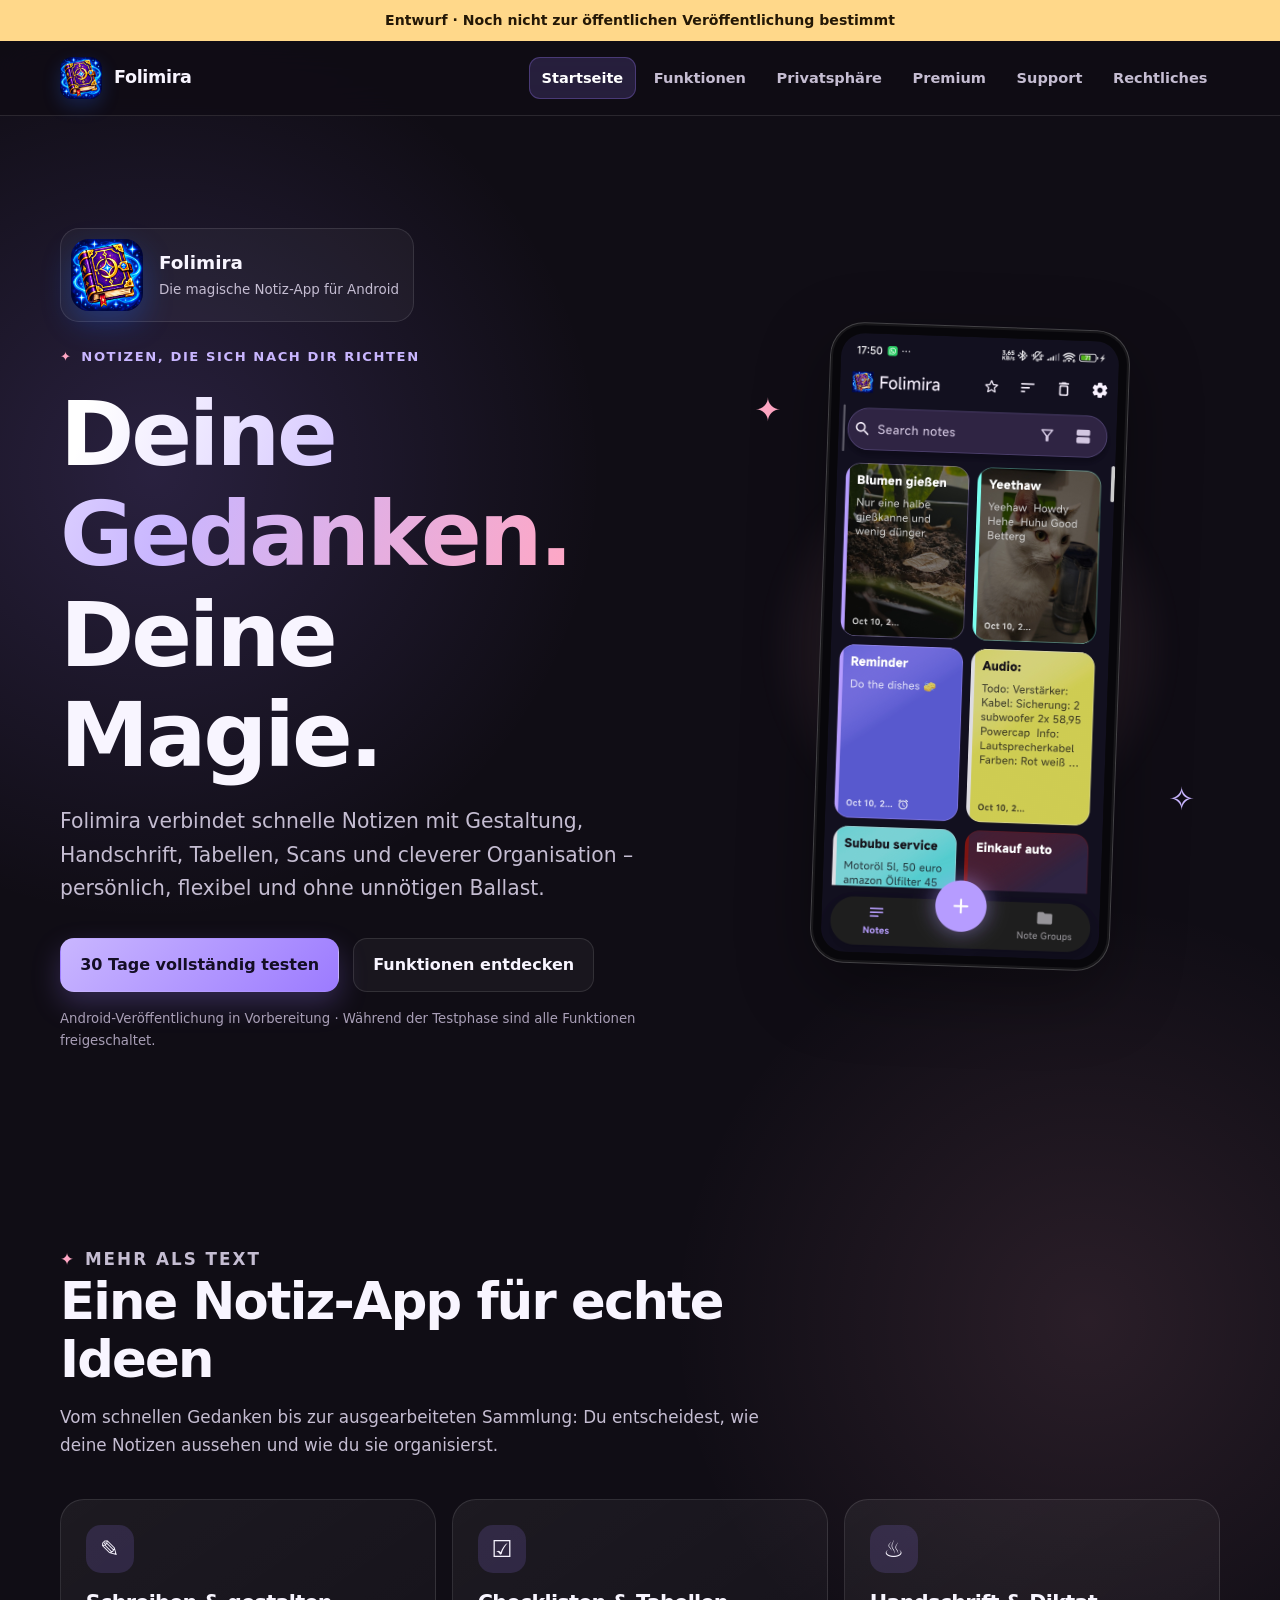
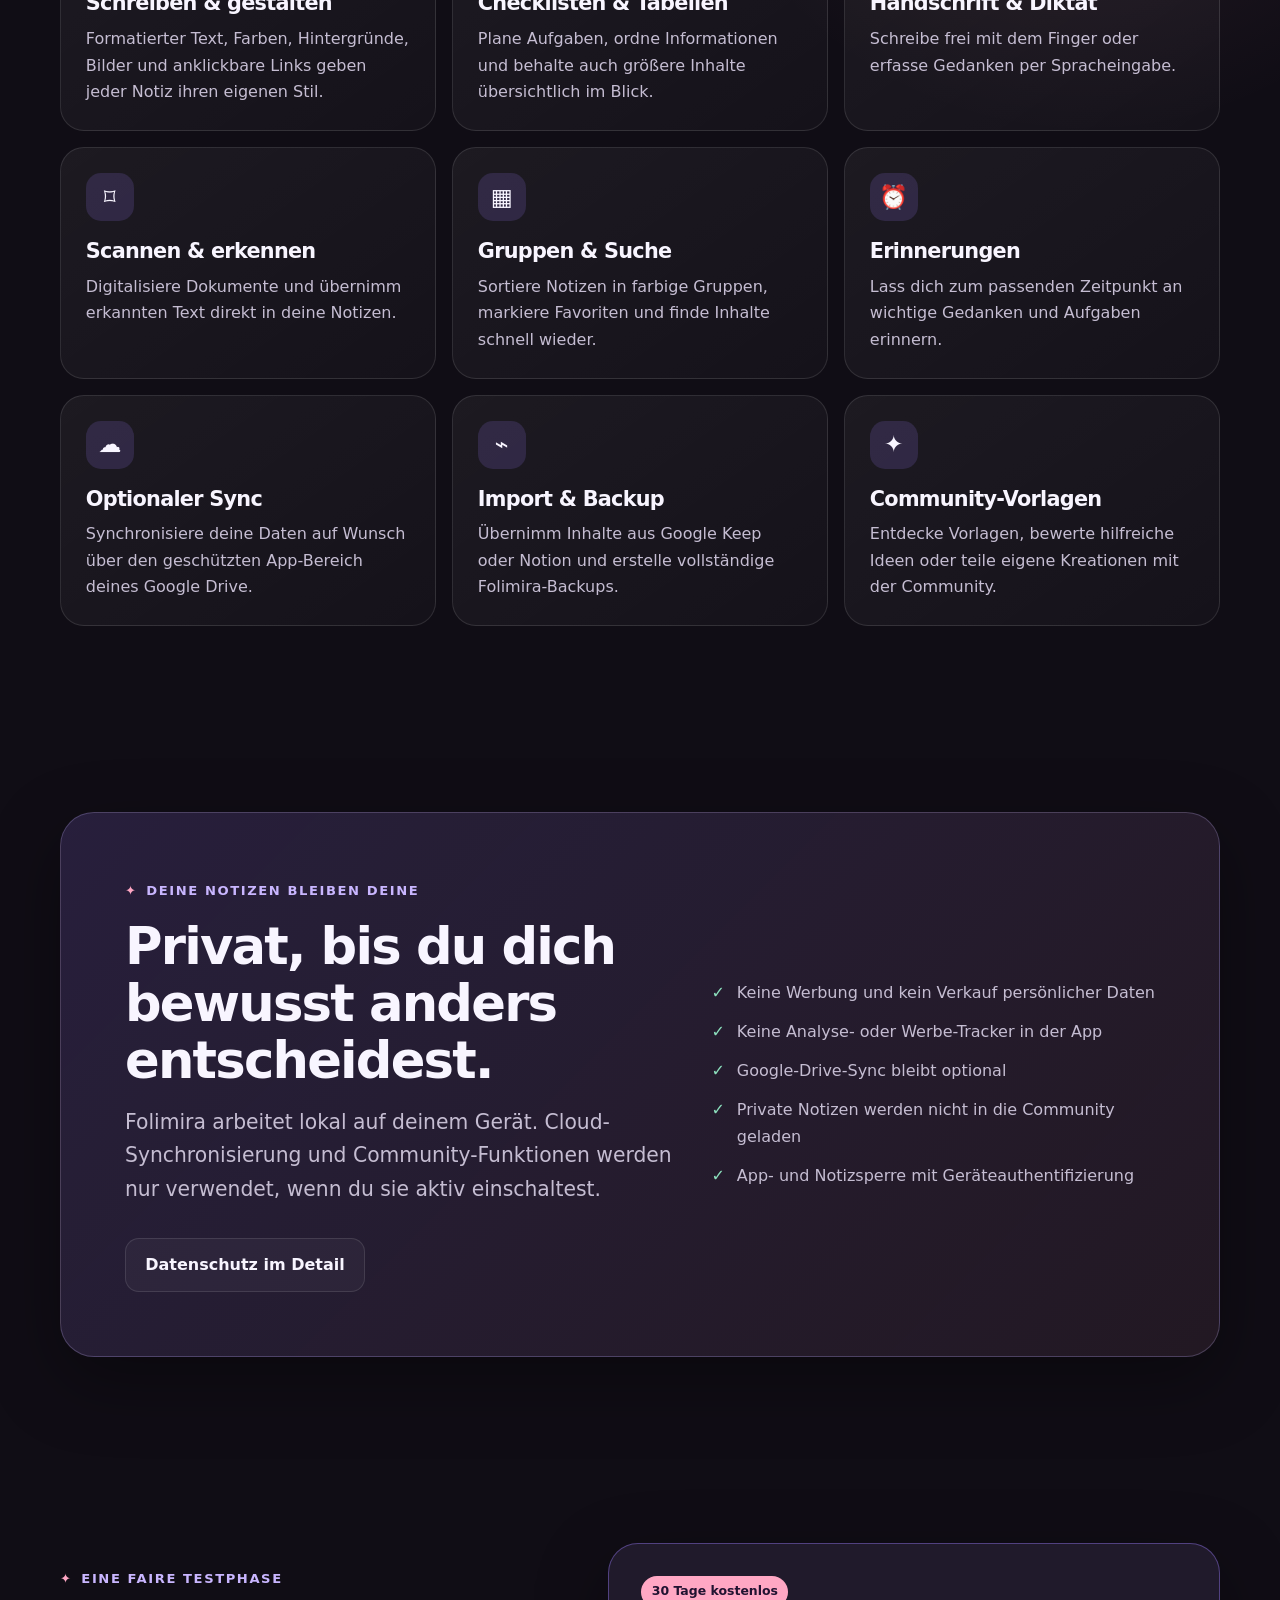
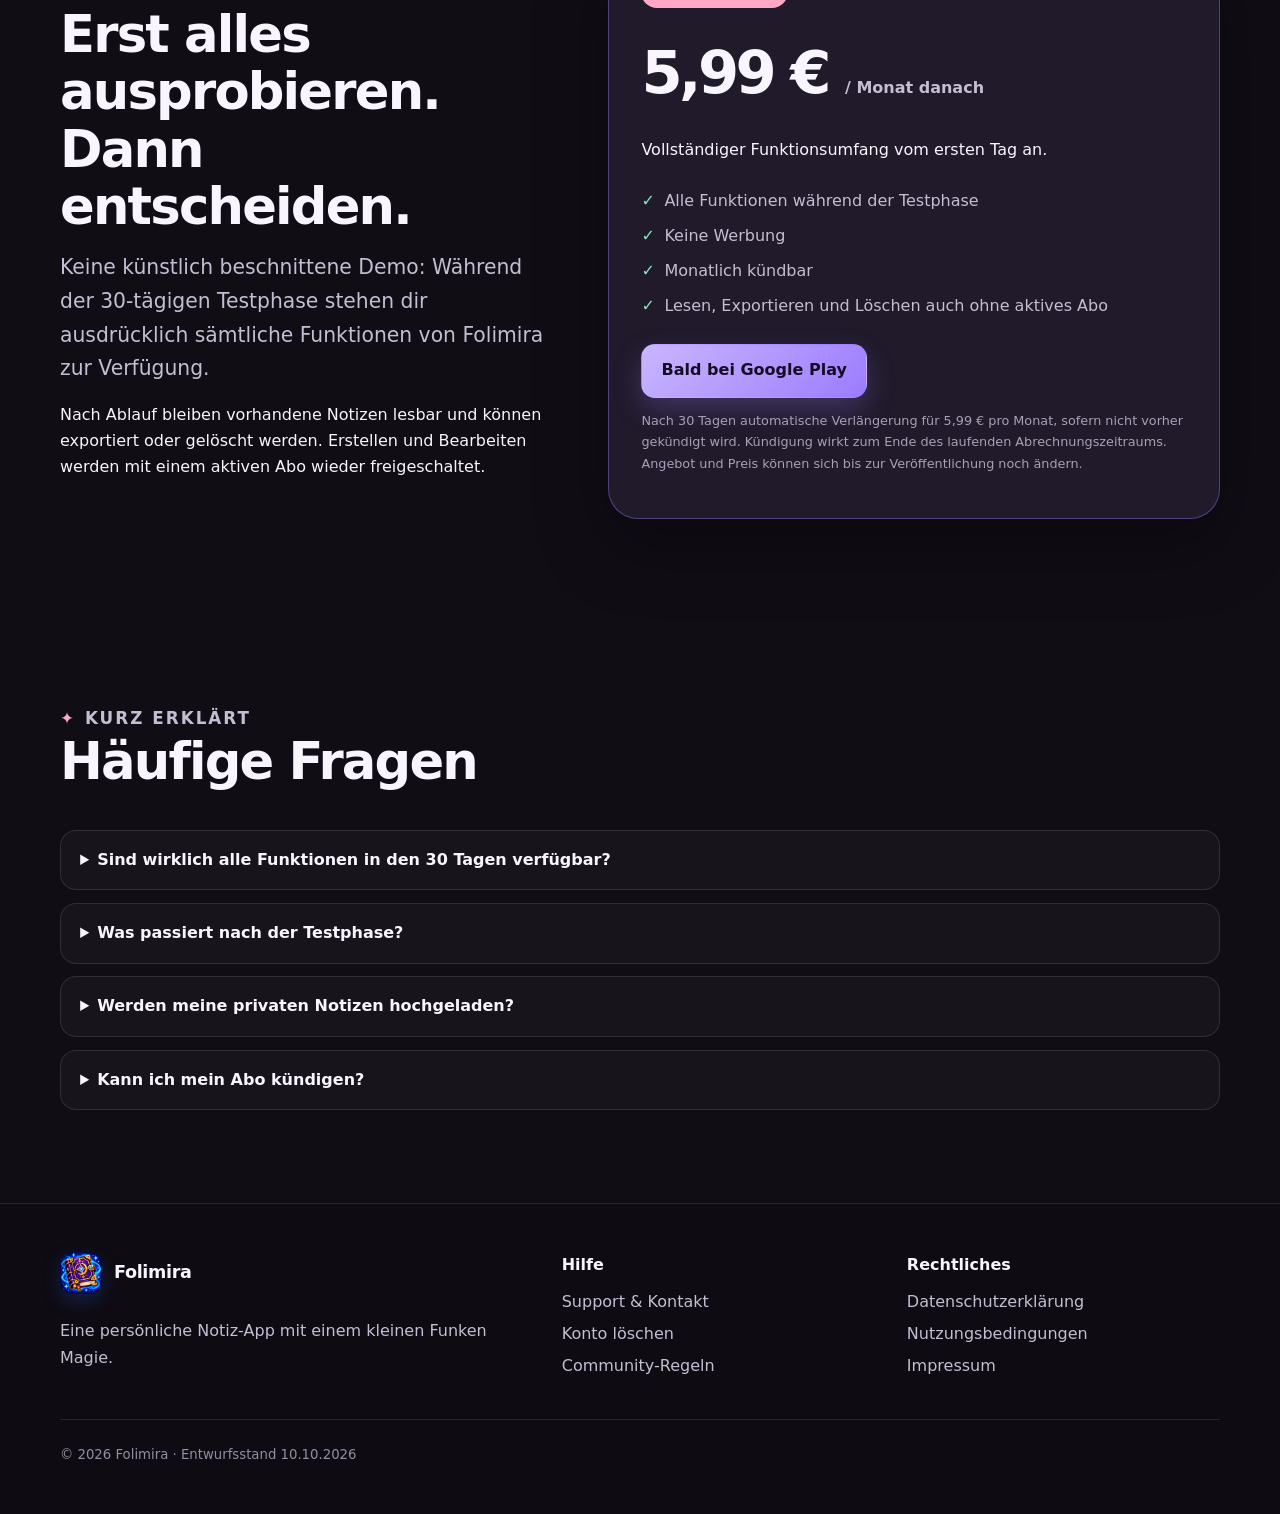
<file: index.html>
<!doctype html>
<html lang="de">
<head>
  <meta charset="utf-8">
  <meta name="viewport" content="width=device-width, initial-scale=1">
  <meta name="robots" content="noindex,nofollow">
  <meta name="description" content="Folimira – persönliche Notizen, Checklisten, Handschrift, Scans und mehr in einer magischen Notiz-App.">
  <meta name="theme-color" content="#100d15">
  <title>Folimira – Deine Gedanken. Deine Magie.</title>
  <link rel="icon" href="app-icon-web.png?v=20261010b" type="image/png">
  <link rel="stylesheet" href="styles.css?v=20261010b">
  <script src="script.js?v=20261010b" defer></script>
</head>
<body>
  <a class="skip-link" href="#inhalt">Zum Inhalt springen</a>
  <div class="draft-banner">Entwurf · Noch nicht zur öffentlichen Veröffentlichung bestimmt</div>
  <header class="site-header"></header>

  <main id="inhalt">
    <div class="container hero">
      <div>
        <div class="hero-brand">
          <img class="hero-app-icon" src="app-icon-web.png?v=20261010b" alt="Folimira App-Symbol">
          <div><strong>Folimira</strong><span>Die magische Notiz-App für Android</span></div>
        </div>
        <p class="eyebrow">Notizen, die sich nach dir richten</p>
        <h1><span class="gradient-text">Deine Gedanken.</span><br>Deine Magie.</h1>
        <p class="lead">Folimira verbindet schnelle Notizen mit Gestaltung, Handschrift, Tabellen, Scans und cleverer Organisation – persönlich, flexibel und ohne unnötigen Ballast.</p>
        <div class="hero-actions">
          <a class="button" href="#premium">30 Tage vollständig testen</a>
          <a class="button secondary" href="#funktionen">Funktionen entdecken</a>
        </div>
        <p class="tiny-note">Android-Veröffentlichung in Vorbereitung · Während der Testphase sind alle Funktionen freigeschaltet.</p>
      </div>

      <div class="phone-stage" aria-label="Original-Screenshot aus Folimira">
        <span class="spark one" aria-hidden="true">✦</span>
        <span class="spark two" aria-hidden="true">✧</span>
        <div class="phone real-screenshot">
          <img class="app-screenshot" src="folimira-notes-screenshot.jpg"
               width="920" height="2048" fetchpriority="high" decoding="async"
               alt="Original-Screenshot der Folimira-App mit App-Icon, Rasteransicht und gestalteten Notizen.">
        </div>
      </div>
    </div>

    <section id="funktionen">
      <div class="container">
        <div class="section-heading">
          <p class="eyebrow">Mehr als Text</p>
          <h2>Eine Notiz-App für echte Ideen</h2>
          <p>Vom schnellen Gedanken bis zur ausgearbeiteten Sammlung: Du entscheidest, wie deine Notizen aussehen und wie du sie organisierst.</p>
        </div>
        <div class="feature-grid">
          <article class="feature-card"><div class="feature-icon">✎</div><h3>Schreiben & gestalten</h3><p>Formatierter Text, Farben, Hintergründe, Bilder und anklickbare Links geben jeder Notiz ihren eigenen Stil.</p></article>
          <article class="feature-card"><div class="feature-icon">☑</div><h3>Checklisten & Tabellen</h3><p>Plane Aufgaben, ordne Informationen und behalte auch größere Inhalte übersichtlich im Blick.</p></article>
          <article class="feature-card"><div class="feature-icon">♨</div><h3>Handschrift & Diktat</h3><p>Schreibe frei mit dem Finger oder erfasse Gedanken per Spracheingabe.</p></article>
          <article class="feature-card"><div class="feature-icon">⌑</div><h3>Scannen & erkennen</h3><p>Digitalisiere Dokumente und übernimm erkannten Text direkt in deine Notizen.</p></article>
          <article class="feature-card"><div class="feature-icon">▦</div><h3>Gruppen & Suche</h3><p>Sortiere Notizen in farbige Gruppen, markiere Favoriten und finde Inhalte schnell wieder.</p></article>
          <article class="feature-card"><div class="feature-icon">⏰</div><h3>Erinnerungen</h3><p>Lass dich zum passenden Zeitpunkt an wichtige Gedanken und Aufgaben erinnern.</p></article>
          <article class="feature-card"><div class="feature-icon">☁</div><h3>Optionaler Sync</h3><p>Synchronisiere deine Daten auf Wunsch über den geschützten App-Bereich deines Google Drive.</p></article>
          <article class="feature-card"><div class="feature-icon">⌁</div><h3>Import & Backup</h3><p>Übernimm Inhalte aus Google Keep oder Notion und erstelle vollständige Folimira-Backups.</p></article>
          <article class="feature-card"><div class="feature-icon">✦</div><h3>Community-Vorlagen</h3><p>Entdecke Vorlagen, bewerte hilfreiche Ideen oder teile eigene Kreationen mit der Community.</p></article>
        </div>
      </div>
    </section>

    <section id="datenschutz">
      <div class="container promise">
        <div>
          <p class="eyebrow">Deine Notizen bleiben deine</p>
          <h2>Privat, bis du dich bewusst anders entscheidest.</h2>
          <p class="lead">Folimira arbeitet lokal auf deinem Gerät. Cloud-Synchronisierung und Community-Funktionen werden nur verwendet, wenn du sie aktiv einschaltest.</p>
          <div class="hero-actions"><a class="button secondary" href="datenschutz.html">Datenschutz im Detail</a></div>
        </div>
        <div class="promise-list">
          <div class="promise-item"><b>✓</b><span>Keine Werbung und kein Verkauf persönlicher Daten</span></div>
          <div class="promise-item"><b>✓</b><span>Keine Analyse- oder Werbe-Tracker in der App</span></div>
          <div class="promise-item"><b>✓</b><span>Google-Drive-Sync bleibt optional</span></div>
          <div class="promise-item"><b>✓</b><span>Private Notizen werden nicht in die Community geladen</span></div>
          <div class="promise-item"><b>✓</b><span>App- und Notizsperre mit Geräteauthentifizierung</span></div>
        </div>
      </div>
    </section>

    <section id="premium">
      <div class="container pricing-wrap">
        <div>
          <p class="eyebrow">Eine faire Testphase</p>
          <h2>Erst alles ausprobieren. Dann entscheiden.</h2>
          <p class="lead">Keine künstlich beschnittene Demo: Während der 30-tägigen Testphase stehen dir ausdrücklich sämtliche Funktionen von Folimira zur Verfügung.</p>
          <p>Nach Ablauf bleiben vorhandene Notizen lesbar und können exportiert oder gelöscht werden. Erstellen und Bearbeiten werden mit einem aktiven Abo wieder freigeschaltet.</p>
        </div>
        <article class="price-card">
          <span class="price-badge">30 Tage kostenlos</span>
          <div class="price">5,99 € <small>/ Monat danach</small></div>
          <p>Vollständiger Funktionsumfang vom ersten Tag an.</p>
          <ul>
            <li>Alle Funktionen während der Testphase</li>
            <li>Keine Werbung</li>
            <li>Monatlich kündbar</li>
            <li>Lesen, Exportieren und Löschen auch ohne aktives Abo</li>
          </ul>
          <span class="button" aria-disabled="true">Bald bei Google Play</span>
          <p class="legal-small">Nach 30 Tagen automatische Verlängerung für 5,99 € pro Monat, sofern nicht vorher gekündigt wird. Kündigung wirkt zum Ende des laufenden Abrechnungszeitraums. Angebot und Preis können sich bis zur Veröffentlichung noch ändern.</p>
        </article>
      </div>
    </section>

    <section>
      <div class="container">
        <div class="section-heading"><p class="eyebrow">Kurz erklärt</p><h2>Häufige Fragen</h2></div>
        <div class="faq-grid">
          <details><summary>Sind wirklich alle Funktionen in den 30 Tagen verfügbar?</summary><p>Ja. Die Testphase soll Folimira vollständig zeigen – ohne gesperrte Werkzeuge oder eine abgespeckte Testversion.</p></details>
          <details><summary>Was passiert nach der Testphase?</summary><p>Ohne aktives Abo kannst du vorhandene Notizen weiterhin lesen, exportieren und löschen. Zum Erstellen und Bearbeiten ist anschließend ein Abo erforderlich.</p></details>
          <details><summary>Werden meine privaten Notizen hochgeladen?</summary><p>Standardmäßig bleiben sie lokal auf deinem Gerät. Nur wenn du den optionalen Google-Drive-Sync aktivierst, werden sie in deinen eigenen App-Datenbereich bei Google Drive übertragen.</p></details>
          <details><summary>Kann ich mein Abo kündigen?</summary><p>Ja. Das Abo kann über Google Play verwaltet und zum Ende des laufenden Abrechnungszeitraums gekündigt werden.</p></details>
        </div>
      </div>
    </section>
  </main>

  <footer class="site-footer"></footer>
</body>
</html>
</file>
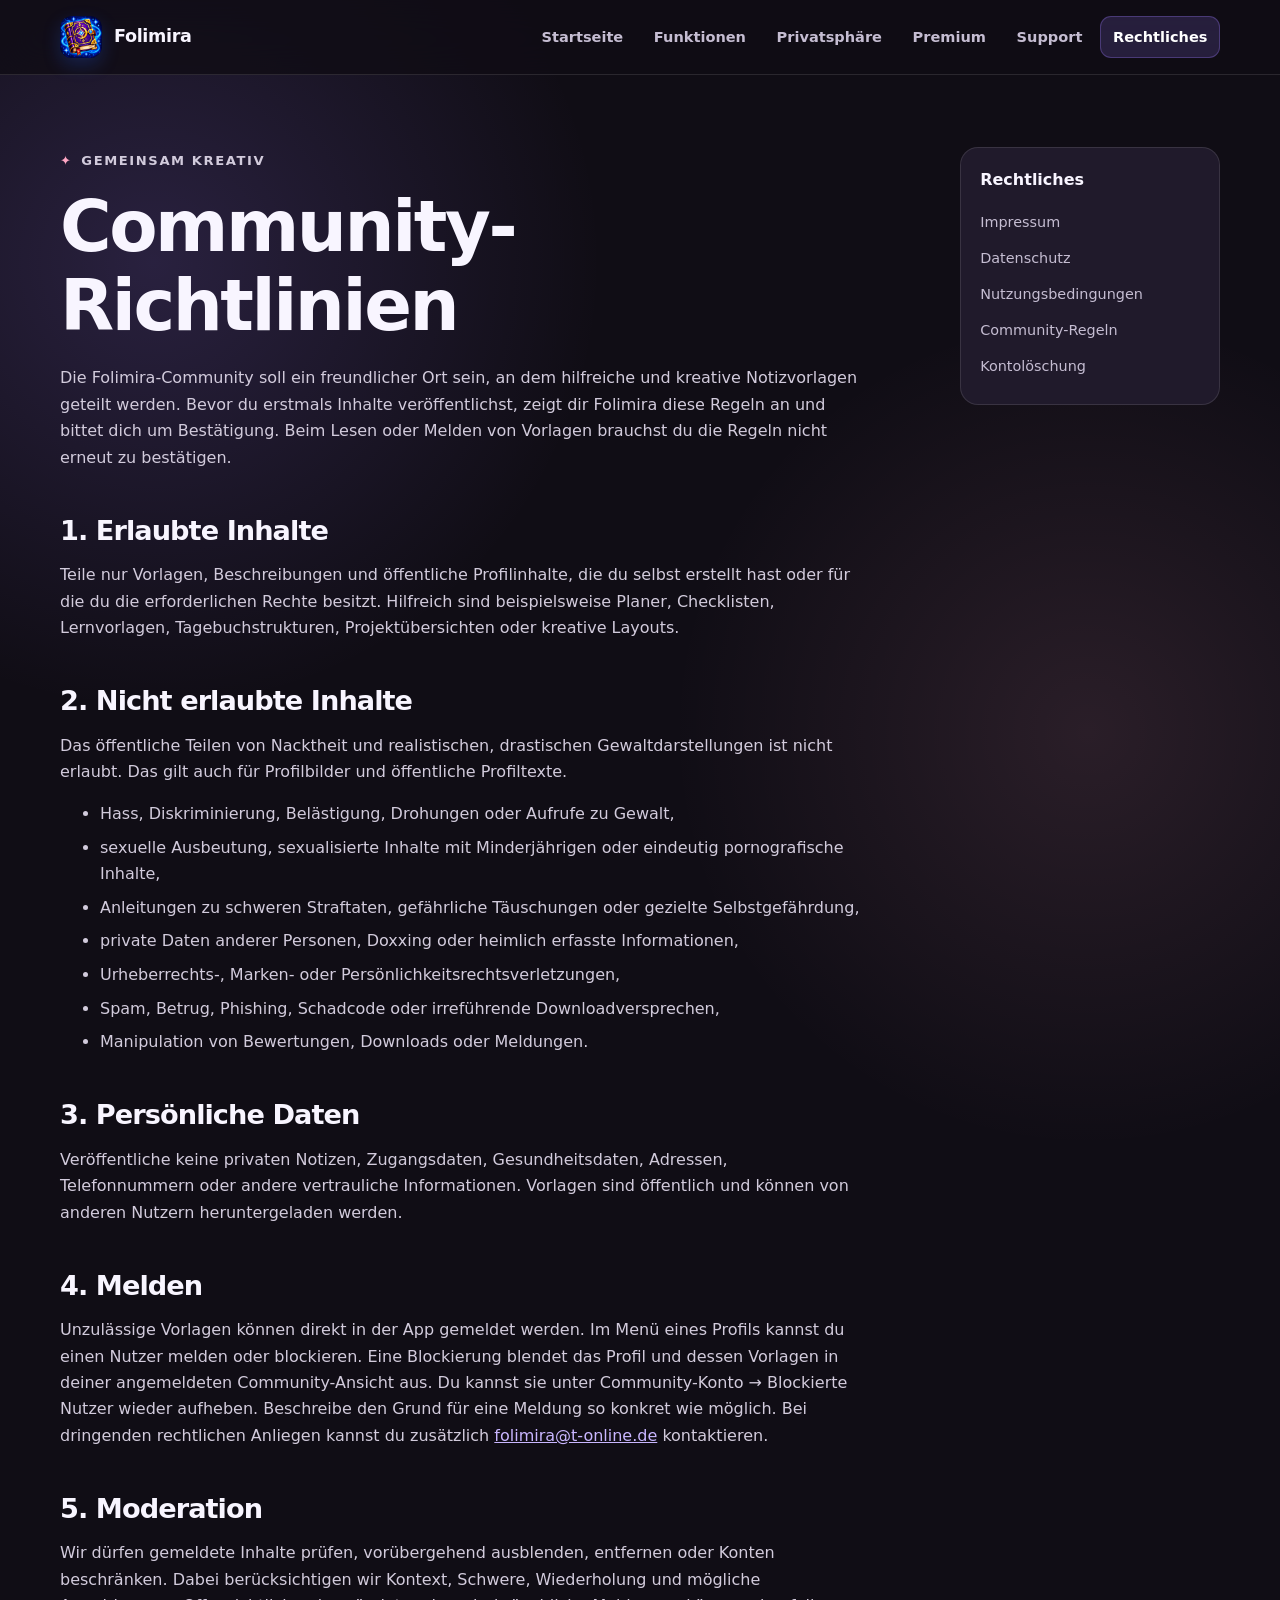
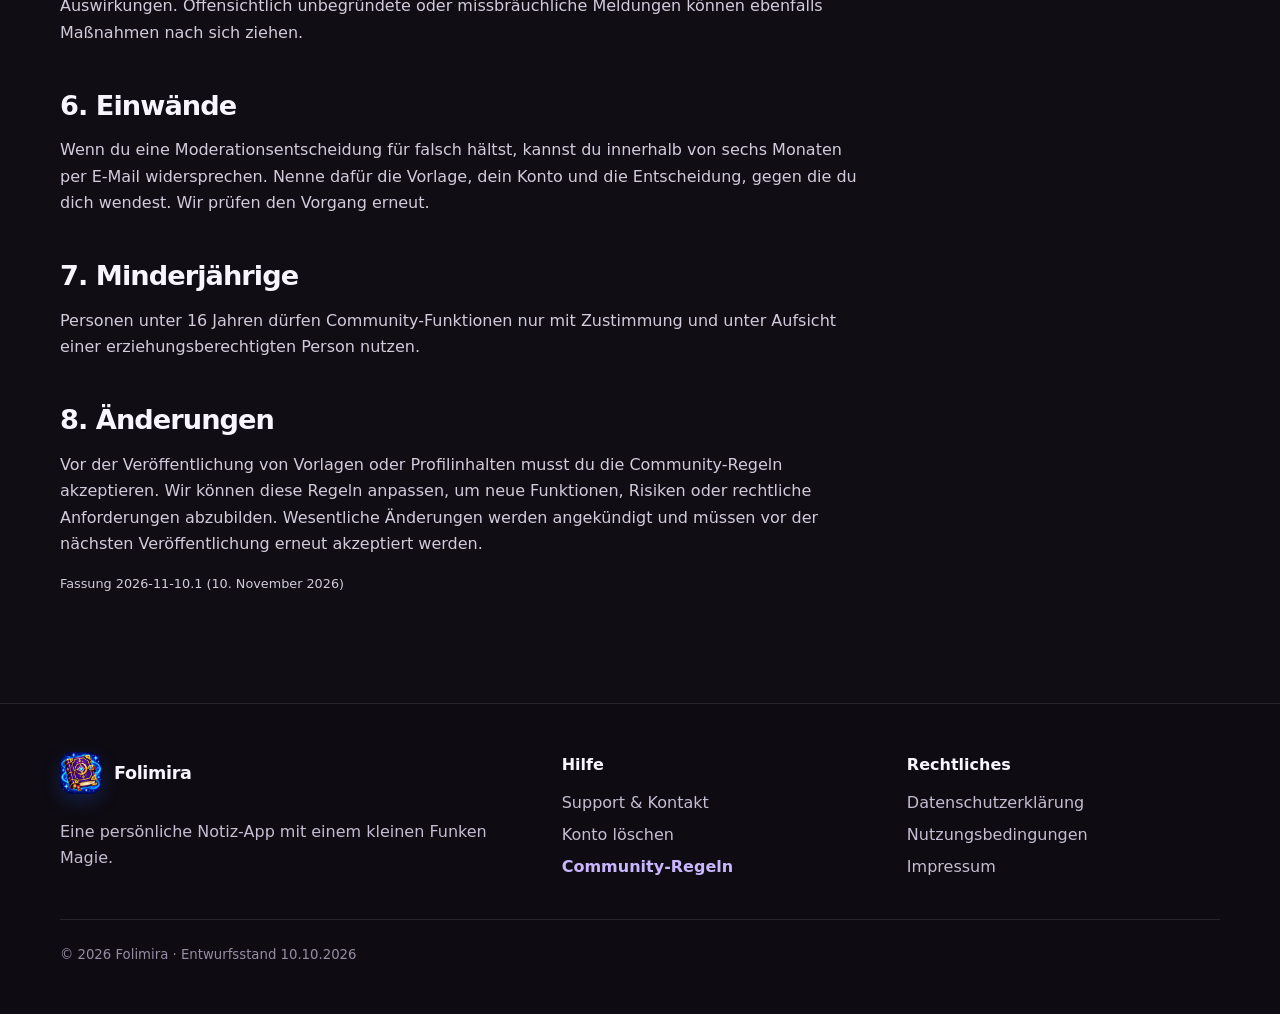
<file: community-richtlinien.html>
<!doctype html>
<html lang="de">
<head>
  <meta charset="utf-8"><meta name="viewport" content="width=device-width, initial-scale=1"><meta name="robots" content="noindex,nofollow"><meta name="theme-color" content="#100d15">
  <title>Community-Richtlinien – Folimira</title><link rel="icon" href="app-icon-web.png?v=20261010b" type="image/png"><link rel="stylesheet" href="styles.css?v=20261010b"><script src="script.js?v=20261010b" defer></script>
</head>
<body>
  <a class="skip-link" href="#inhalt">Zum Inhalt springen</a>
  <header class="site-header"></header>
  <main id="inhalt" class="legal-page"><div class="container legal-shell"><article class="legal-content">
    <p class="eyebrow">Gemeinsam kreativ</p><h1>Community-Richtlinien</h1>
    <p>Die Folimira-Community soll ein freundlicher Ort sein, an dem hilfreiche und kreative Notizvorlagen geteilt werden. Bevor du erstmals Inhalte veröffentlichst, zeigt dir Folimira diese Regeln an und bittet dich um Bestätigung. Beim Lesen oder Melden von Vorlagen brauchst du die Regeln nicht erneut zu bestätigen.</p>
    <h2>1. Erlaubte Inhalte</h2><p>Teile nur Vorlagen, Beschreibungen und öffentliche Profilinhalte, die du selbst erstellt hast oder für die du die erforderlichen Rechte besitzt. Hilfreich sind beispielsweise Planer, Checklisten, Lernvorlagen, Tagebuchstrukturen, Projektübersichten oder kreative Layouts.</p>
    <h2>2. Nicht erlaubte Inhalte</h2><p>Das öffentliche Teilen von Nacktheit und realistischen, drastischen Gewaltdarstellungen ist nicht erlaubt. Das gilt auch für Profilbilder und öffentliche Profiltexte.</p><ul><li>Hass, Diskriminierung, Belästigung, Drohungen oder Aufrufe zu Gewalt,</li><li>sexuelle Ausbeutung, sexualisierte Inhalte mit Minderjährigen oder eindeutig pornografische Inhalte,</li><li>Anleitungen zu schweren Straftaten, gefährliche Täuschungen oder gezielte Selbstgefährdung,</li><li>private Daten anderer Personen, Doxxing oder heimlich erfasste Informationen,</li><li>Urheberrechts-, Marken- oder Persönlichkeitsrechtsverletzungen,</li><li>Spam, Betrug, Phishing, Schadcode oder irreführende Downloadversprechen,</li><li>Manipulation von Bewertungen, Downloads oder Meldungen.</li></ul>
    <h2>3. Persönliche Daten</h2><p>Veröffentliche keine privaten Notizen, Zugangsdaten, Gesundheitsdaten, Adressen, Telefonnummern oder andere vertrauliche Informationen. Vorlagen sind öffentlich und können von anderen Nutzern heruntergeladen werden.</p>
    <h2>4. Melden</h2><p>Unzulässige Vorlagen können direkt in der App gemeldet werden. Im Menü eines Profils kannst du einen Nutzer melden oder blockieren. Eine Blockierung blendet das Profil und dessen Vorlagen in deiner angemeldeten Community-Ansicht aus. Du kannst sie unter Community-Konto → Blockierte Nutzer wieder aufheben. Beschreibe den Grund für eine Meldung so konkret wie möglich. Bei dringenden rechtlichen Anliegen kannst du zusätzlich <a href="mailto:folimira@t-online.de">folimira@t-online.de</a> kontaktieren.</p>
    <h2>5. Moderation</h2><p>Wir dürfen gemeldete Inhalte prüfen, vorübergehend ausblenden, entfernen oder Konten beschränken. Dabei berücksichtigen wir Kontext, Schwere, Wiederholung und mögliche Auswirkungen. Offensichtlich unbegründete oder missbräuchliche Meldungen können ebenfalls Maßnahmen nach sich ziehen.</p>
    <h2>6. Einwände</h2><p>Wenn du eine Moderationsentscheidung für falsch hältst, kannst du innerhalb von sechs Monaten per E-Mail widersprechen. Nenne dafür die Vorlage, dein Konto und die Entscheidung, gegen die du dich wendest. Wir prüfen den Vorgang erneut.</p>
    <h2>7. Minderjährige</h2><p>Personen unter 16 Jahren dürfen Community-Funktionen nur mit Zustimmung und unter Aufsicht einer erziehungsberechtigten Person nutzen.</p>
    <h2>8. Änderungen</h2><p>Vor der Veröffentlichung von Vorlagen oder Profilinhalten musst du die Community-Regeln akzeptieren. Wir können diese Regeln anpassen, um neue Funktionen, Risiken oder rechtliche Anforderungen abzubilden. Wesentliche Änderungen werden angekündigt und müssen vor der nächsten Veröffentlichung erneut akzeptiert werden.</p>
    <p class="legal-small">Fassung 2026-11-10.1 (10. November 2026)</p>
  </article><aside class="legal-nav" aria-label="Rechtliche Seiten"><strong>Rechtliches</strong><a href="impressum.html">Impressum</a><a href="datenschutz.html">Datenschutz</a><a href="nutzungsbedingungen.html">Nutzungsbedingungen</a><a href="community-richtlinien.html">Community-Regeln</a><a href="konto-loeschen.html">Kontolöschung</a></aside></div></main>
  <footer class="site-footer"></footer>
</body></html>
</file>
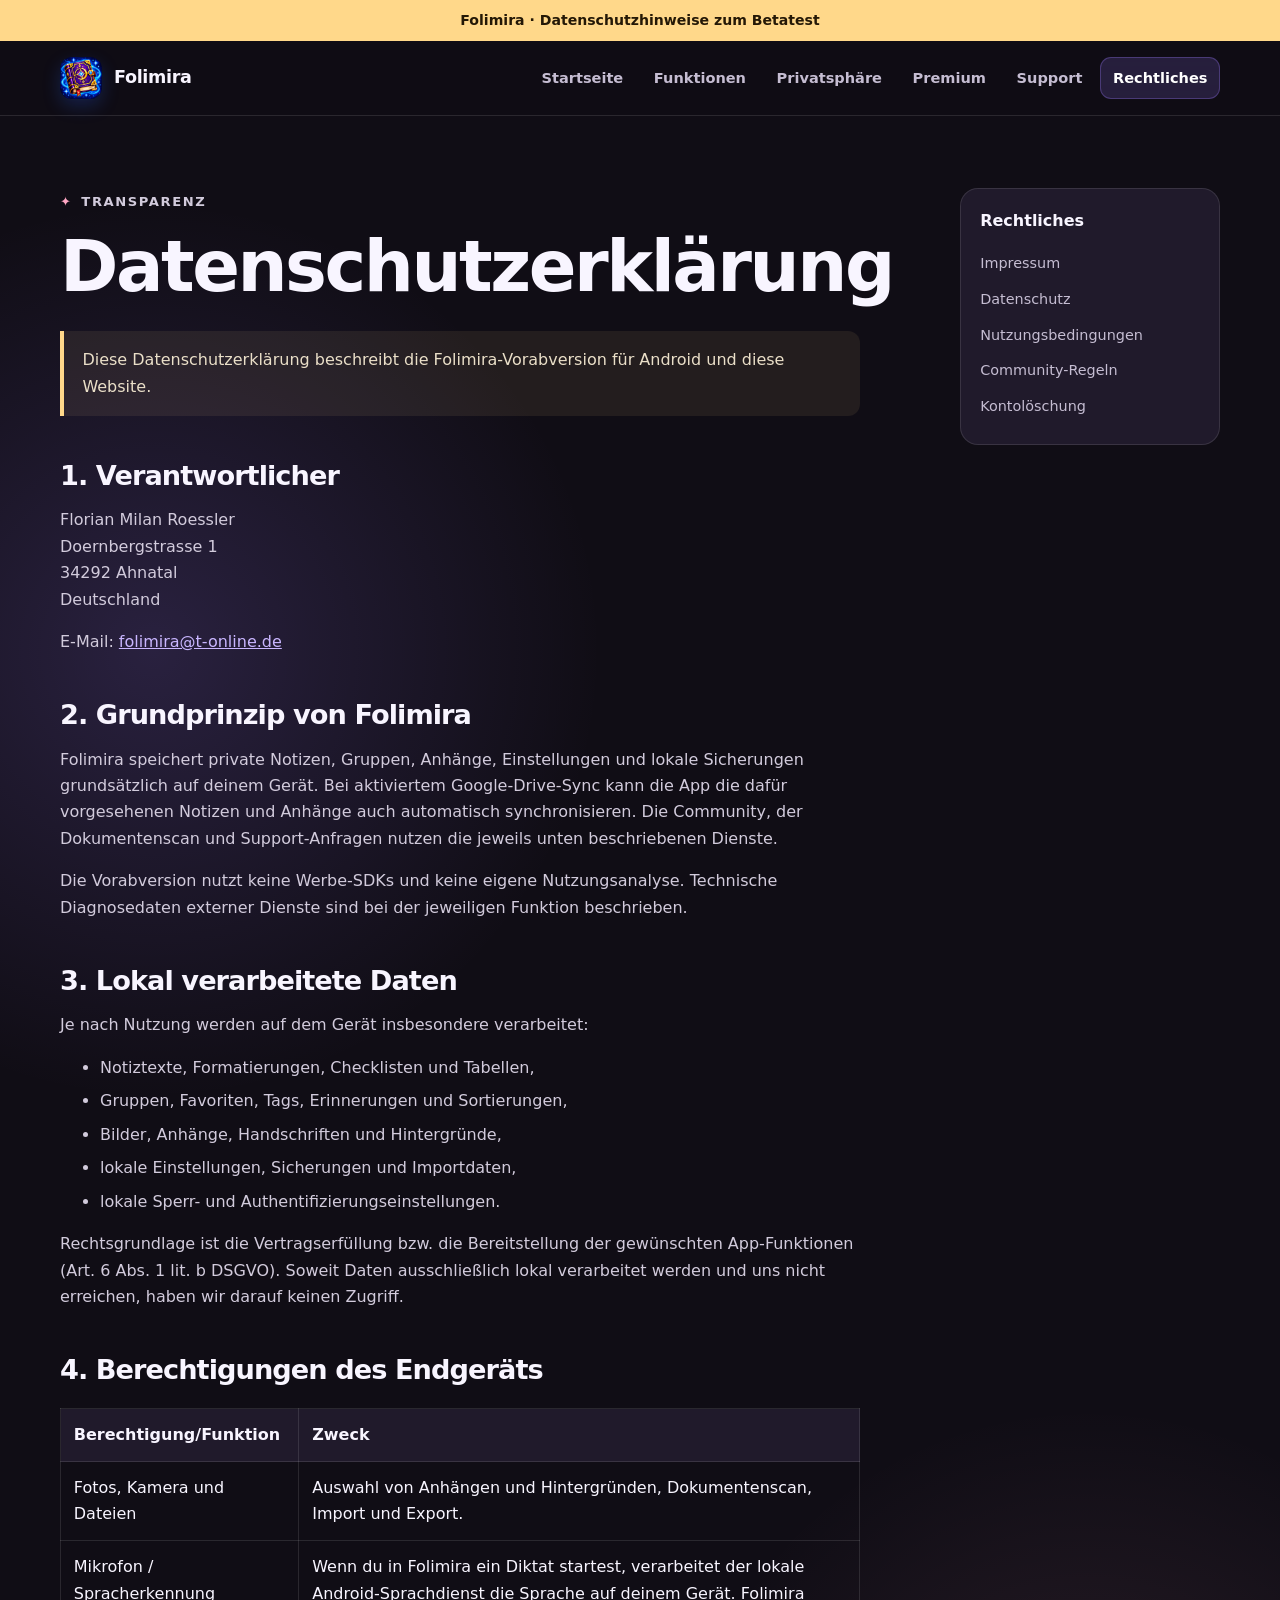
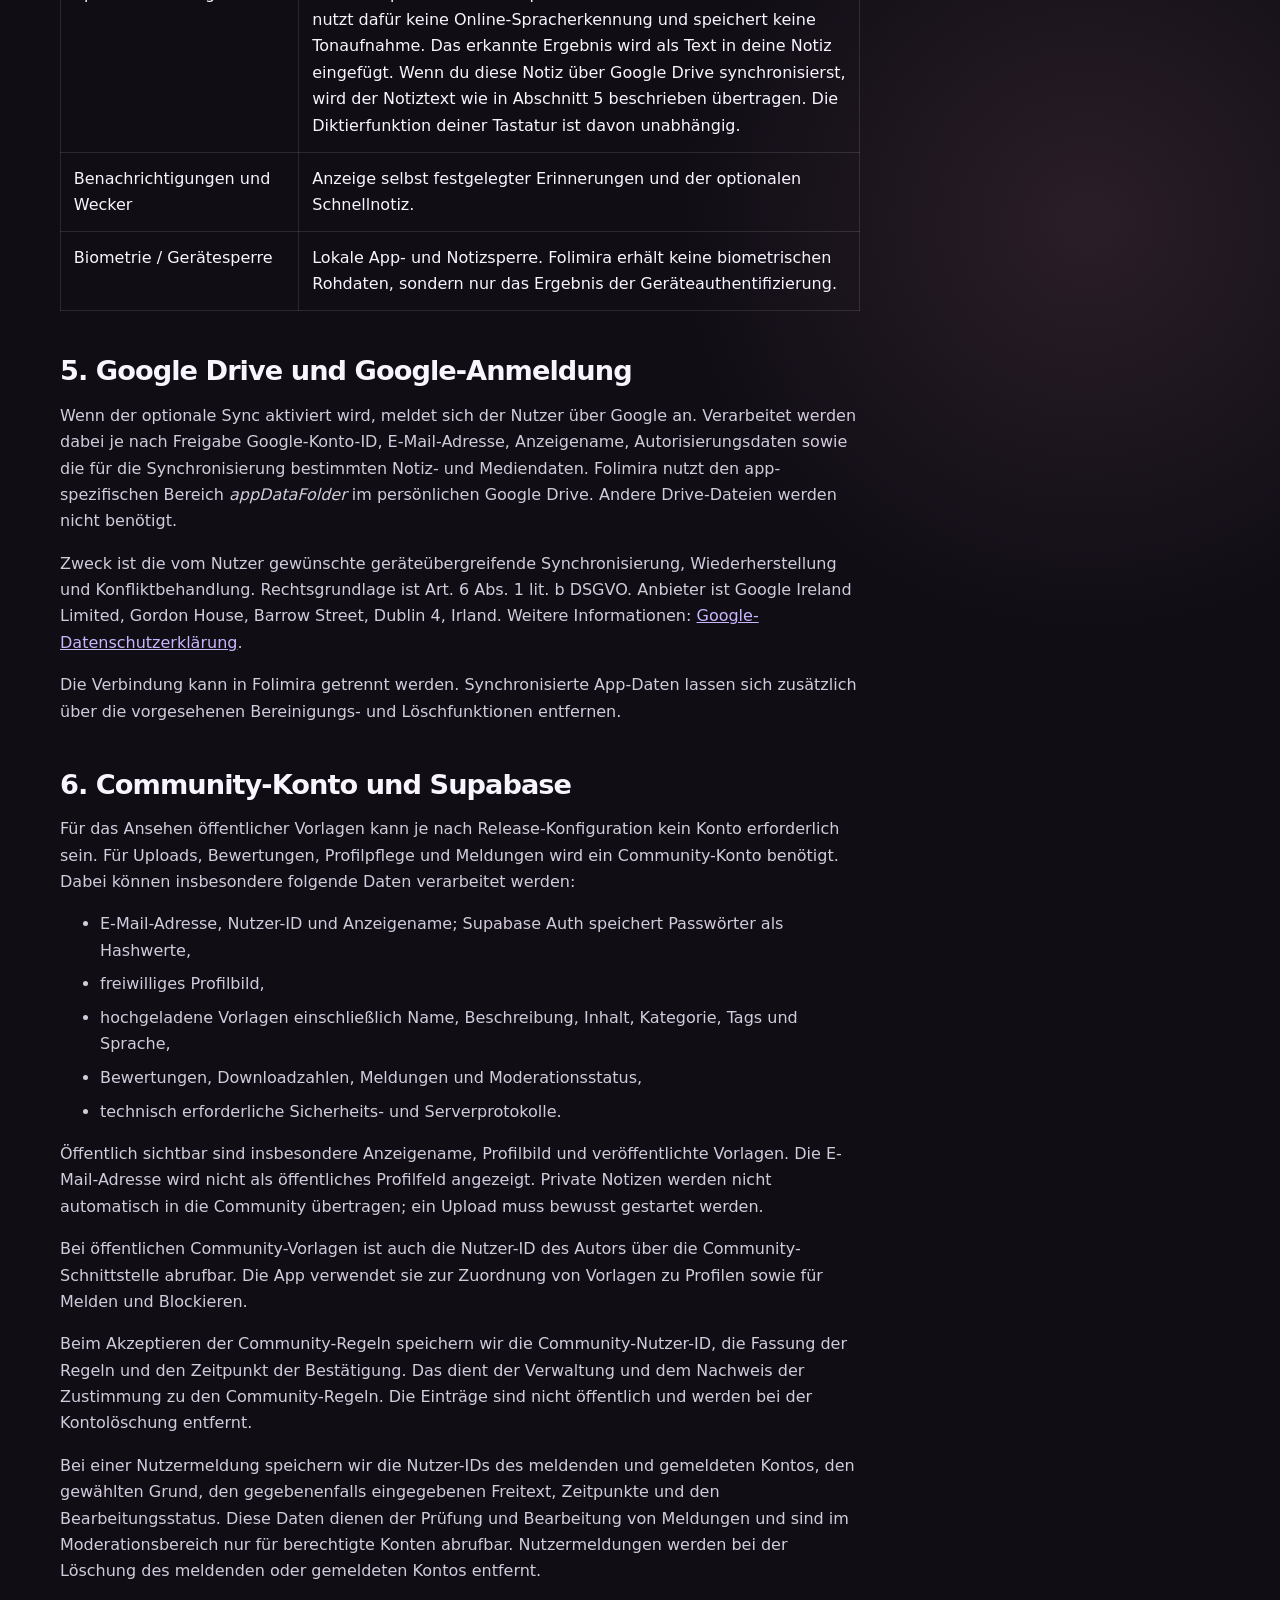
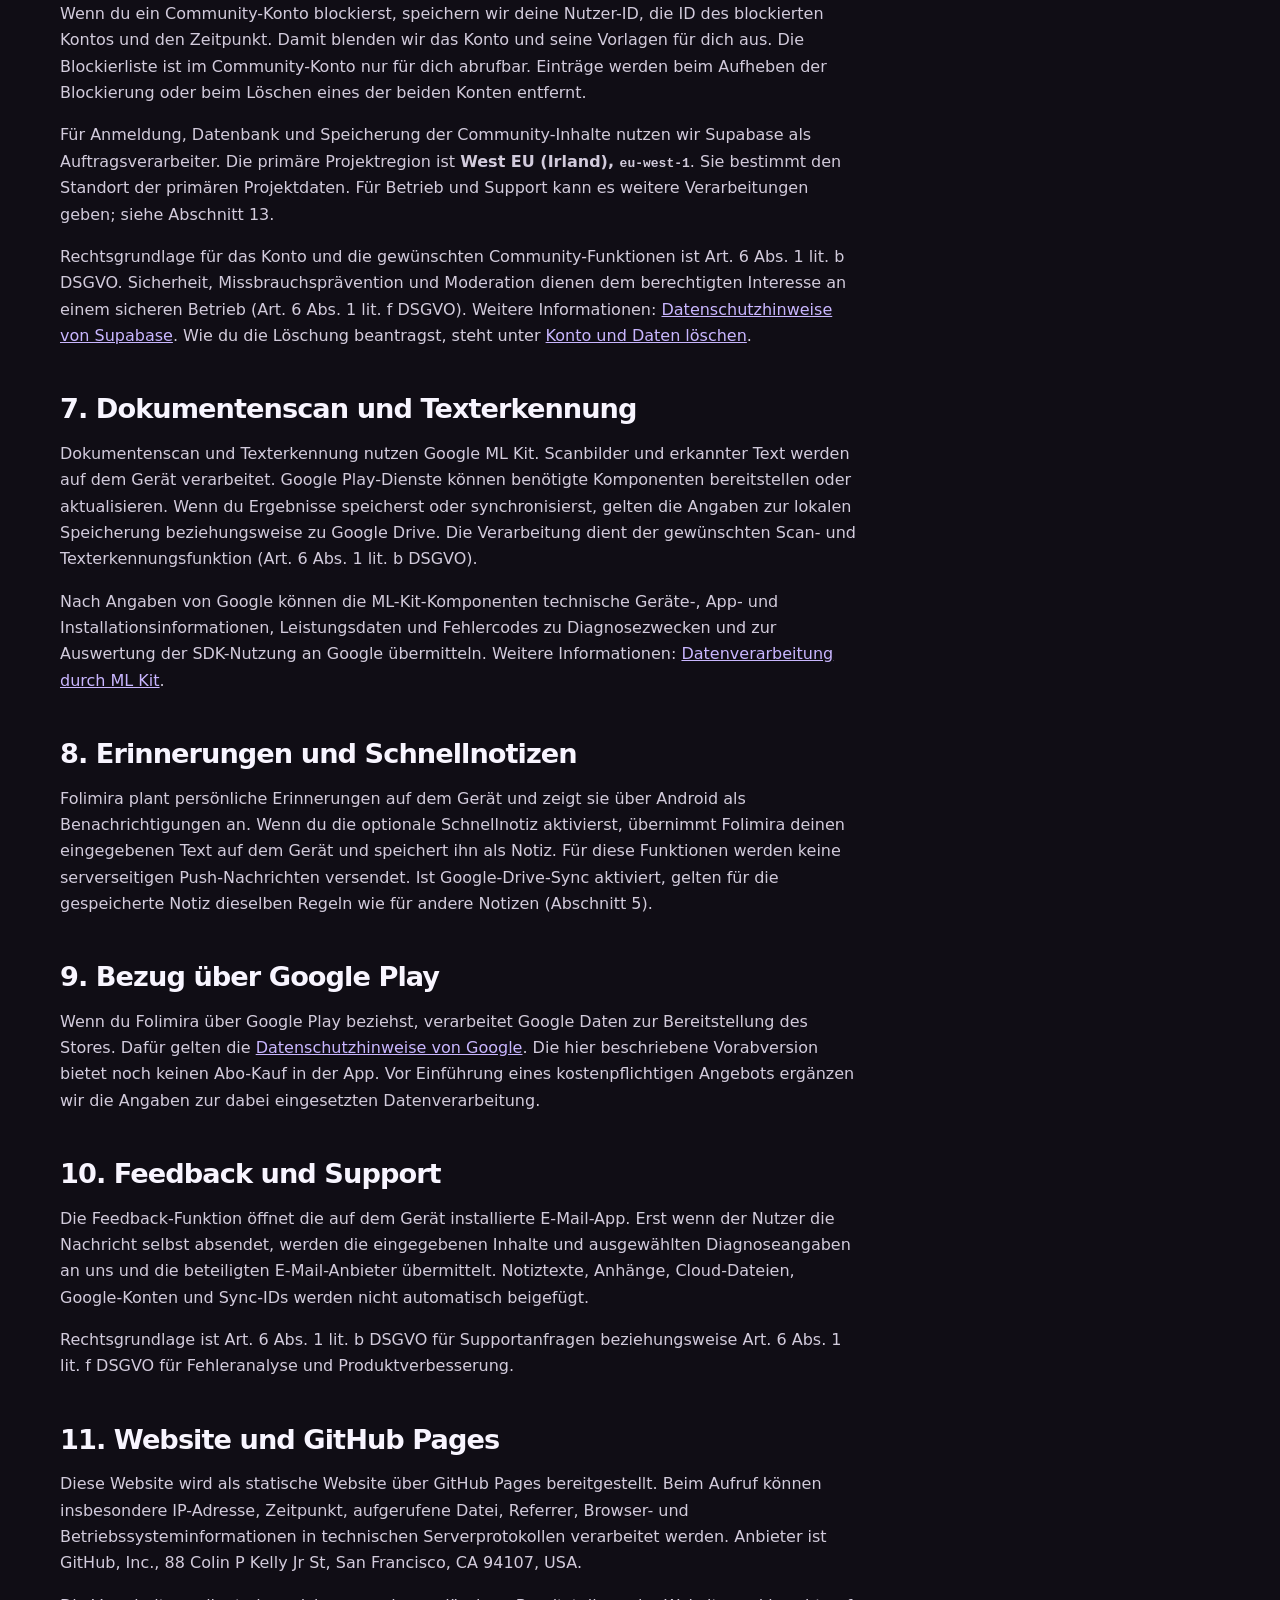
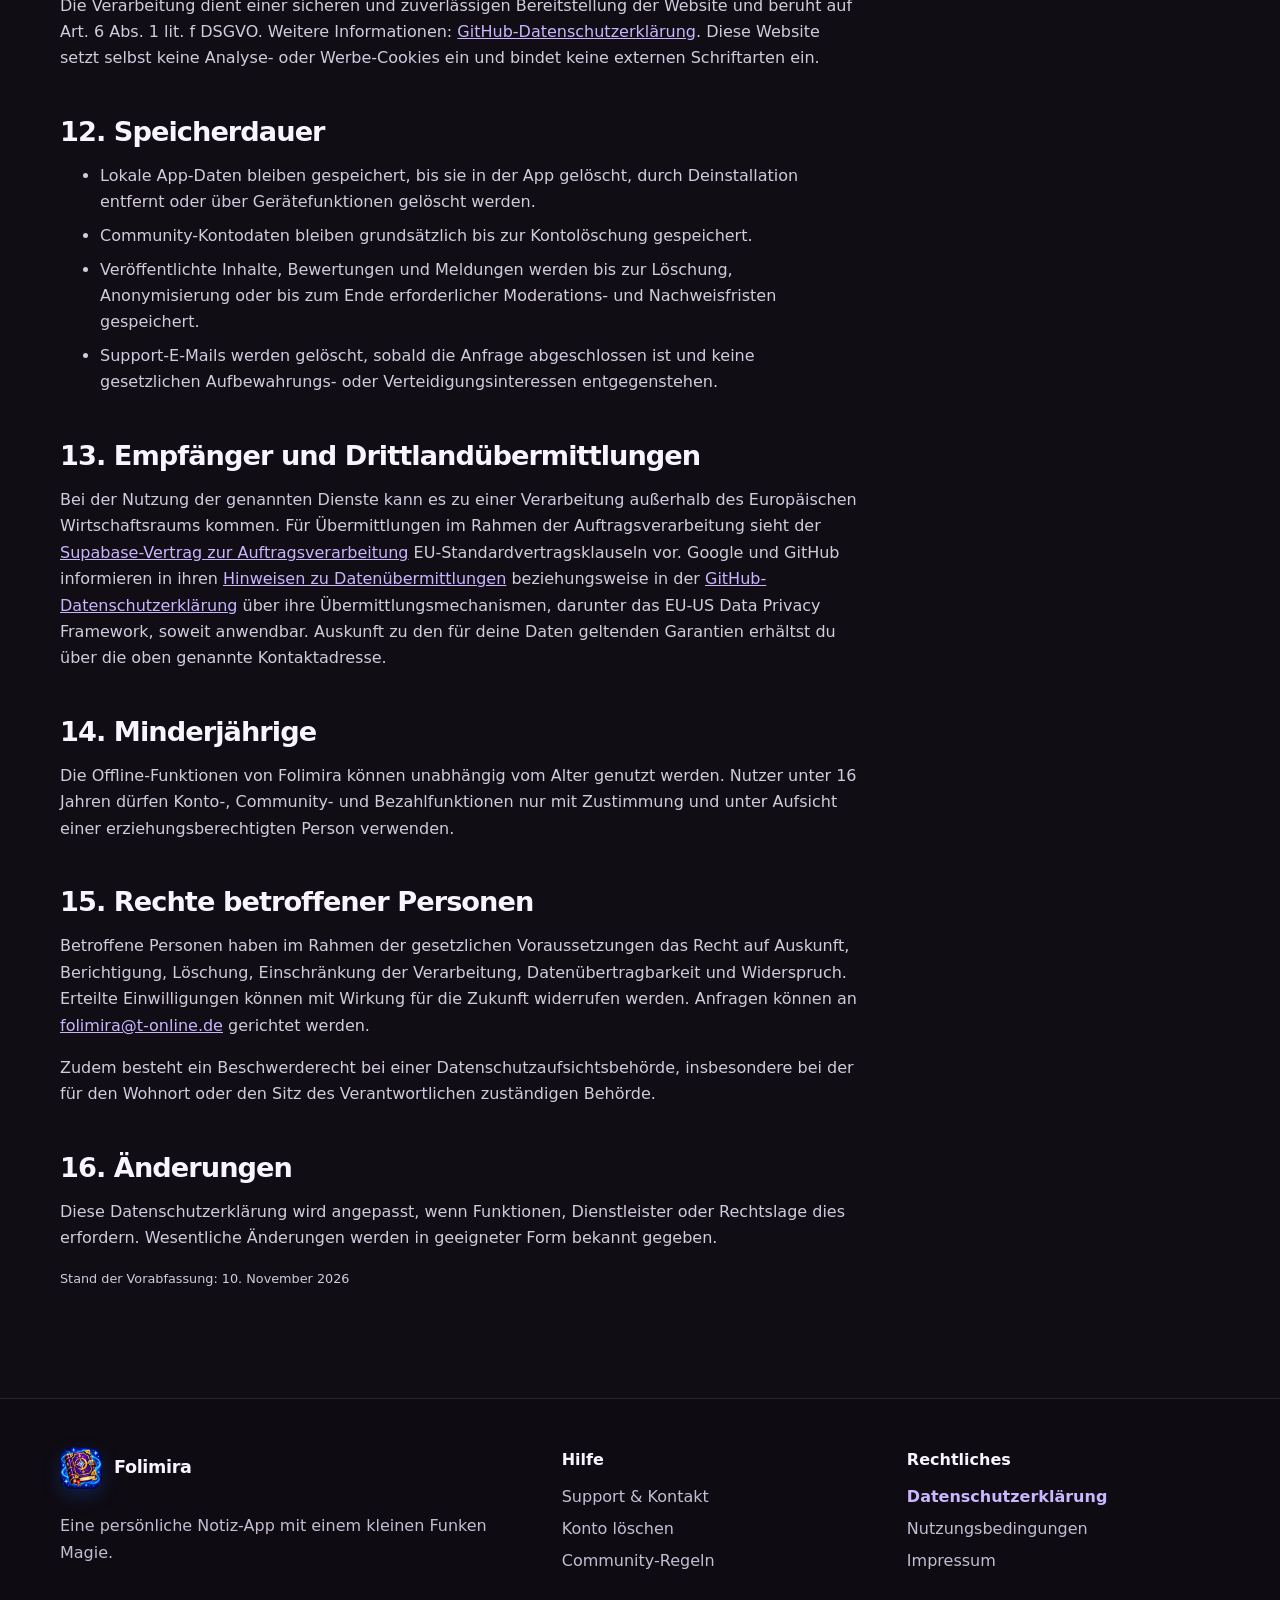
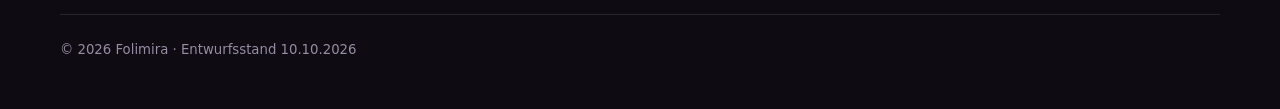
<file: datenschutz.html>
<!doctype html>
<html lang="de">
<head>
  <meta charset="utf-8"><meta name="viewport" content="width=device-width, initial-scale=1">
  <meta name="robots" content="noindex,nofollow"><meta name="theme-color" content="#100d15">
  <title>Datenschutzerklärung – Folimira</title>
  <link rel="icon" href="app-icon-web.png?v=20261010b" type="image/png"><link rel="stylesheet" href="styles.css?v=20261010b"><script src="script.js?v=20261010b" defer></script>
</head>
<body>
  <a class="skip-link" href="#inhalt">Zum Inhalt springen</a><div class="draft-banner">Folimira · Datenschutzhinweise zum Betatest</div>
  <header class="site-header"></header>
  <main id="inhalt" class="legal-page"><div class="container legal-shell"><article class="legal-content">
    <p class="eyebrow">Transparenz</p><h1>Datenschutzerklärung</h1>
    <div class="notice">Diese Datenschutzerklärung beschreibt die Folimira-Vorabversion für Android und diese Website.</div>

    <h2>1. Verantwortlicher</h2>
    <p>Florian Milan Roessler<br>Doernbergstrasse 1<br>34292 Ahnatal<br>Deutschland</p>
    <p>E-Mail: <a href="mailto:folimira@t-online.de">folimira@t-online.de</a></p>

    <h2>2. Grundprinzip von Folimira</h2>
    <p>Folimira speichert private Notizen, Gruppen, Anhänge, Einstellungen und lokale Sicherungen grundsätzlich auf deinem Gerät. Bei aktiviertem Google-Drive-Sync kann die App die dafür vorgesehenen Notizen und Anhänge auch automatisch synchronisieren. Die Community, der Dokumentenscan und Support-Anfragen nutzen die jeweils unten beschriebenen Dienste.</p>
    <p>Die Vorabversion nutzt keine Werbe-SDKs und keine eigene Nutzungsanalyse. Technische Diagnosedaten externer Dienste sind bei der jeweiligen Funktion beschrieben.</p>

    <h2>3. Lokal verarbeitete Daten</h2>
    <p>Je nach Nutzung werden auf dem Gerät insbesondere verarbeitet:</p>
    <ul><li>Notiztexte, Formatierungen, Checklisten und Tabellen,</li><li>Gruppen, Favoriten, Tags, Erinnerungen und Sortierungen,</li><li>Bilder, Anhänge, Handschriften und Hintergründe,</li><li>lokale Einstellungen, Sicherungen und Importdaten,</li><li>lokale Sperr- und Authentifizierungseinstellungen.</li></ul>
    <p>Rechtsgrundlage ist die Vertragserfüllung bzw. die Bereitstellung der gewünschten App-Funktionen (Art. 6 Abs. 1 lit. b DSGVO). Soweit Daten ausschließlich lokal verarbeitet werden und uns nicht erreichen, haben wir darauf keinen Zugriff.</p>

    <h2>4. Berechtigungen des Endgeräts</h2>
    <table><thead><tr><th>Berechtigung/Funktion</th><th>Zweck</th></tr></thead><tbody>
      <tr><td>Fotos, Kamera und Dateien</td><td>Auswahl von Anhängen und Hintergründen, Dokumentenscan, Import und Export.</td></tr>
      <tr><td>Mikrofon / Spracherkennung</td><td>Wenn du in Folimira ein Diktat startest, verarbeitet der lokale Android-Sprachdienst die Sprache auf deinem Gerät. Folimira nutzt dafür keine Online-Spracherkennung und speichert keine Tonaufnahme. Das erkannte Ergebnis wird als Text in deine Notiz eingefügt. Wenn du diese Notiz über Google Drive synchronisierst, wird der Notiztext wie in Abschnitt 5 beschrieben übertragen. Die Diktierfunktion deiner Tastatur ist davon unabhängig.</td></tr>
      <tr><td>Benachrichtigungen und Wecker</td><td>Anzeige selbst festgelegter Erinnerungen und der optionalen Schnellnotiz.</td></tr>
      <tr><td>Biometrie / Gerätesperre</td><td>Lokale App- und Notizsperre. Folimira erhält keine biometrischen Rohdaten, sondern nur das Ergebnis der Geräteauthentifizierung.</td></tr>
    </tbody></table>

    <h2>5. Google Drive und Google-Anmeldung</h2>
    <p>Wenn der optionale Sync aktiviert wird, meldet sich der Nutzer über Google an. Verarbeitet werden dabei je nach Freigabe Google-Konto-ID, E-Mail-Adresse, Anzeigename, Autorisierungsdaten sowie die für die Synchronisierung bestimmten Notiz- und Mediendaten. Folimira nutzt den app-spezifischen Bereich <em>appDataFolder</em> im persönlichen Google Drive. Andere Drive-Dateien werden nicht benötigt.</p>
    <p>Zweck ist die vom Nutzer gewünschte geräteübergreifende Synchronisierung, Wiederherstellung und Konfliktbehandlung. Rechtsgrundlage ist Art. 6 Abs. 1 lit. b DSGVO. Anbieter ist Google Ireland Limited, Gordon House, Barrow Street, Dublin 4, Irland. Weitere Informationen: <a href="https://policies.google.com/privacy?hl=de" rel="noopener noreferrer">Google-Datenschutzerklärung</a>.</p>
    <p>Die Verbindung kann in Folimira getrennt werden. Synchronisierte App-Daten lassen sich zusätzlich über die vorgesehenen Bereinigungs- und Löschfunktionen entfernen.</p>

    <h2>6. Community-Konto und Supabase</h2>
    <p>Für das Ansehen öffentlicher Vorlagen kann je nach Release-Konfiguration kein Konto erforderlich sein. Für Uploads, Bewertungen, Profilpflege und Meldungen wird ein Community-Konto benötigt. Dabei können insbesondere folgende Daten verarbeitet werden:</p>
    <ul><li>E-Mail-Adresse, Nutzer-ID und Anzeigename; Supabase Auth speichert Passwörter als Hashwerte,</li><li>freiwilliges Profilbild,</li><li>hochgeladene Vorlagen einschließlich Name, Beschreibung, Inhalt, Kategorie, Tags und Sprache,</li><li>Bewertungen, Downloadzahlen, Meldungen und Moderationsstatus,</li><li>technisch erforderliche Sicherheits- und Serverprotokolle.</li></ul>
    <p>Öffentlich sichtbar sind insbesondere Anzeigename, Profilbild und veröffentlichte Vorlagen. Die E-Mail-Adresse wird nicht als öffentliches Profilfeld angezeigt. Private Notizen werden nicht automatisch in die Community übertragen; ein Upload muss bewusst gestartet werden.</p>
    <p>Bei öffentlichen Community-Vorlagen ist auch die Nutzer-ID des Autors über die Community-Schnittstelle abrufbar. Die App verwendet sie zur Zuordnung von Vorlagen zu Profilen sowie für Melden und Blockieren.</p>
    <p>Beim Akzeptieren der Community-Regeln speichern wir die Community-Nutzer-ID, die Fassung der Regeln und den Zeitpunkt der Bestätigung. Das dient der Verwaltung und dem Nachweis der Zustimmung zu den Community-Regeln. Die Einträge sind nicht öffentlich und werden bei der Kontolöschung entfernt.</p>
    <p>Bei einer Nutzermeldung speichern wir die Nutzer-IDs des meldenden und gemeldeten Kontos, den gewählten Grund, den gegebenenfalls eingegebenen Freitext, Zeitpunkte und den Bearbeitungsstatus. Diese Daten dienen der Prüfung und Bearbeitung von Meldungen und sind im Moderationsbereich nur für berechtigte Konten abrufbar. Nutzermeldungen werden bei der Löschung des meldenden oder gemeldeten Kontos entfernt.</p>
    <p>Wenn du ein Community-Konto blockierst, speichern wir deine Nutzer-ID, die ID des blockierten Kontos und den Zeitpunkt. Damit blenden wir das Konto und seine Vorlagen für dich aus. Die Blockierliste ist im Community-Konto nur für dich abrufbar. Einträge werden beim Aufheben der Blockierung oder beim Löschen eines der beiden Konten entfernt.</p>
    <p>Für Anmeldung, Datenbank und Speicherung der Community-Inhalte nutzen wir Supabase als Auftragsverarbeiter. Die primäre Projektregion ist <strong>West EU (Irland), <code>eu-west-1</code></strong>. Sie bestimmt den Standort der primären Projektdaten. Für Betrieb und Support kann es weitere Verarbeitungen geben; siehe Abschnitt 13.</p>
    <p>Rechtsgrundlage für das Konto und die gewünschten Community-Funktionen ist Art. 6 Abs. 1 lit. b DSGVO. Sicherheit, Missbrauchsprävention und Moderation dienen dem berechtigten Interesse an einem sicheren Betrieb (Art. 6 Abs. 1 lit. f DSGVO). Weitere Informationen: <a href="https://supabase.com/privacy" rel="noopener noreferrer">Datenschutzhinweise von Supabase</a>. Wie du die Löschung beantragst, steht unter <a href="konto-loeschen.html">Konto und Daten löschen</a>.</p>

    <h2>7. Dokumentenscan und Texterkennung</h2>
    <p>Dokumentenscan und Texterkennung nutzen Google ML Kit. Scanbilder und erkannter Text werden auf dem Gerät verarbeitet. Google Play-Dienste können benötigte Komponenten bereitstellen oder aktualisieren. Wenn du Ergebnisse speicherst oder synchronisierst, gelten die Angaben zur lokalen Speicherung beziehungsweise zu Google Drive. Die Verarbeitung dient der gewünschten Scan- und Texterkennungsfunktion (Art. 6 Abs. 1 lit. b DSGVO).</p>
    <p>Nach Angaben von Google können die ML-Kit-Komponenten technische Geräte-, App- und Installationsinformationen, Leistungsdaten und Fehlercodes zu Diagnosezwecken und zur Auswertung der SDK-Nutzung an Google übermitteln. Weitere Informationen: <a href="https://developers.google.com/ml-kit/android-data-disclosure" rel="noopener noreferrer">Datenverarbeitung durch ML Kit</a>.</p>

    <h2>8. Erinnerungen und Schnellnotizen</h2>
    <p>Folimira plant persönliche Erinnerungen auf dem Gerät und zeigt sie über Android als Benachrichtigungen an. Wenn du die optionale Schnellnotiz aktivierst, übernimmt Folimira deinen eingegebenen Text auf dem Gerät und speichert ihn als Notiz. Für diese Funktionen werden keine serverseitigen Push-Nachrichten versendet. Ist Google-Drive-Sync aktiviert, gelten für die gespeicherte Notiz dieselben Regeln wie für andere Notizen (Abschnitt 5).</p>

    <h2>9. Bezug über Google Play</h2>
    <p>Wenn du Folimira über Google Play beziehst, verarbeitet Google Daten zur Bereitstellung des Stores. Dafür gelten die <a href="https://policies.google.com/privacy?hl=de" rel="noopener noreferrer">Datenschutzhinweise von Google</a>. Die hier beschriebene Vorabversion bietet noch keinen Abo-Kauf in der App. Vor Einführung eines kostenpflichtigen Angebots ergänzen wir die Angaben zur dabei eingesetzten Datenverarbeitung.</p>

    <h2>10. Feedback und Support</h2>
    <p>Die Feedback-Funktion öffnet die auf dem Gerät installierte E-Mail-App. Erst wenn der Nutzer die Nachricht selbst absendet, werden die eingegebenen Inhalte und ausgewählten Diagnoseangaben an uns und die beteiligten E-Mail-Anbieter übermittelt. Notiztexte, Anhänge, Cloud-Dateien, Google-Konten und Sync-IDs werden nicht automatisch beigefügt.</p>
    <p>Rechtsgrundlage ist Art. 6 Abs. 1 lit. b DSGVO für Supportanfragen beziehungsweise Art. 6 Abs. 1 lit. f DSGVO für Fehleranalyse und Produktverbesserung.</p>

    <h2>11. Website und GitHub Pages</h2>
    <p>Diese Website wird als statische Website über GitHub Pages bereitgestellt. Beim Aufruf können insbesondere IP-Adresse, Zeitpunkt, aufgerufene Datei, Referrer, Browser- und Betriebssysteminformationen in technischen Serverprotokollen verarbeitet werden. Anbieter ist GitHub, Inc., 88 Colin P Kelly Jr St, San Francisco, CA 94107, USA.</p>
    <p>Die Verarbeitung dient einer sicheren und zuverlässigen Bereitstellung der Website und beruht auf Art. 6 Abs. 1 lit. f DSGVO. Weitere Informationen: <a href="https://docs.github.com/de/site-policy/privacy-policies/github-general-privacy-statement" rel="noopener noreferrer">GitHub-Datenschutzerklärung</a>. Diese Website setzt selbst keine Analyse- oder Werbe-Cookies ein und bindet keine externen Schriftarten ein.</p>

    <h2>12. Speicherdauer</h2>
    <ul><li>Lokale App-Daten bleiben gespeichert, bis sie in der App gelöscht, durch Deinstallation entfernt oder über Gerätefunktionen gelöscht werden.</li><li>Community-Kontodaten bleiben grundsätzlich bis zur Kontolöschung gespeichert.</li><li>Veröffentlichte Inhalte, Bewertungen und Meldungen werden bis zur Löschung, Anonymisierung oder bis zum Ende erforderlicher Moderations- und Nachweisfristen gespeichert.</li><li>Support-E-Mails werden gelöscht, sobald die Anfrage abgeschlossen ist und keine gesetzlichen Aufbewahrungs- oder Verteidigungsinteressen entgegenstehen.</li></ul>

    <h2>13. Empfänger und Drittlandübermittlungen</h2>
    <p>Bei der Nutzung der genannten Dienste kann es zu einer Verarbeitung außerhalb des Europäischen Wirtschaftsraums kommen. Für Übermittlungen im Rahmen der Auftragsverarbeitung sieht der <a href="https://supabase.com/legal/customer-resources/data-processing-addendum" rel="noopener noreferrer">Supabase-Vertrag zur Auftragsverarbeitung</a> EU-Standardvertragsklauseln vor. Google und GitHub informieren in ihren <a href="https://policies.google.com/privacy/frameworks?hl=de" rel="noopener noreferrer">Hinweisen zu Datenübermittlungen</a> beziehungsweise in der <a href="https://docs.github.com/de/site-policy/privacy-policies/github-general-privacy-statement" rel="noopener noreferrer">GitHub-Datenschutzerklärung</a> über ihre Übermittlungsmechanismen, darunter das EU-US Data Privacy Framework, soweit anwendbar. Auskunft zu den für deine Daten geltenden Garantien erhältst du über die oben genannte Kontaktadresse.</p>

    <h2>14. Minderjährige</h2>
    <p>Die Offline-Funktionen von Folimira können unabhängig vom Alter genutzt werden. Nutzer unter 16 Jahren dürfen Konto-, Community- und Bezahlfunktionen nur mit Zustimmung und unter Aufsicht einer erziehungsberechtigten Person verwenden.</p>

    <h2>15. Rechte betroffener Personen</h2>
    <p>Betroffene Personen haben im Rahmen der gesetzlichen Voraussetzungen das Recht auf Auskunft, Berichtigung, Löschung, Einschränkung der Verarbeitung, Datenübertragbarkeit und Widerspruch. Erteilte Einwilligungen können mit Wirkung für die Zukunft widerrufen werden. Anfragen können an <a href="mailto:folimira@t-online.de">folimira@t-online.de</a> gerichtet werden.</p>
    <p>Zudem besteht ein Beschwerderecht bei einer Datenschutzaufsichtsbehörde, insbesondere bei der für den Wohnort oder den Sitz des Verantwortlichen zuständigen Behörde.</p>

    <h2>16. Änderungen</h2>
    <p>Diese Datenschutzerklärung wird angepasst, wenn Funktionen, Dienstleister oder Rechtslage dies erfordern. Wesentliche Änderungen werden in geeigneter Form bekannt gegeben.</p>
    <p class="legal-small">Stand der Vorabfassung: 10. November 2026</p>
  </article><aside class="legal-nav" aria-label="Rechtliche Seiten"><strong>Rechtliches</strong><a href="impressum.html">Impressum</a><a href="datenschutz.html">Datenschutz</a><a href="nutzungsbedingungen.html">Nutzungsbedingungen</a><a href="community-richtlinien.html">Community-Regeln</a><a href="konto-loeschen.html">Kontolöschung</a></aside></div></main>
  <footer class="site-footer"></footer>
</body></html>
</file>
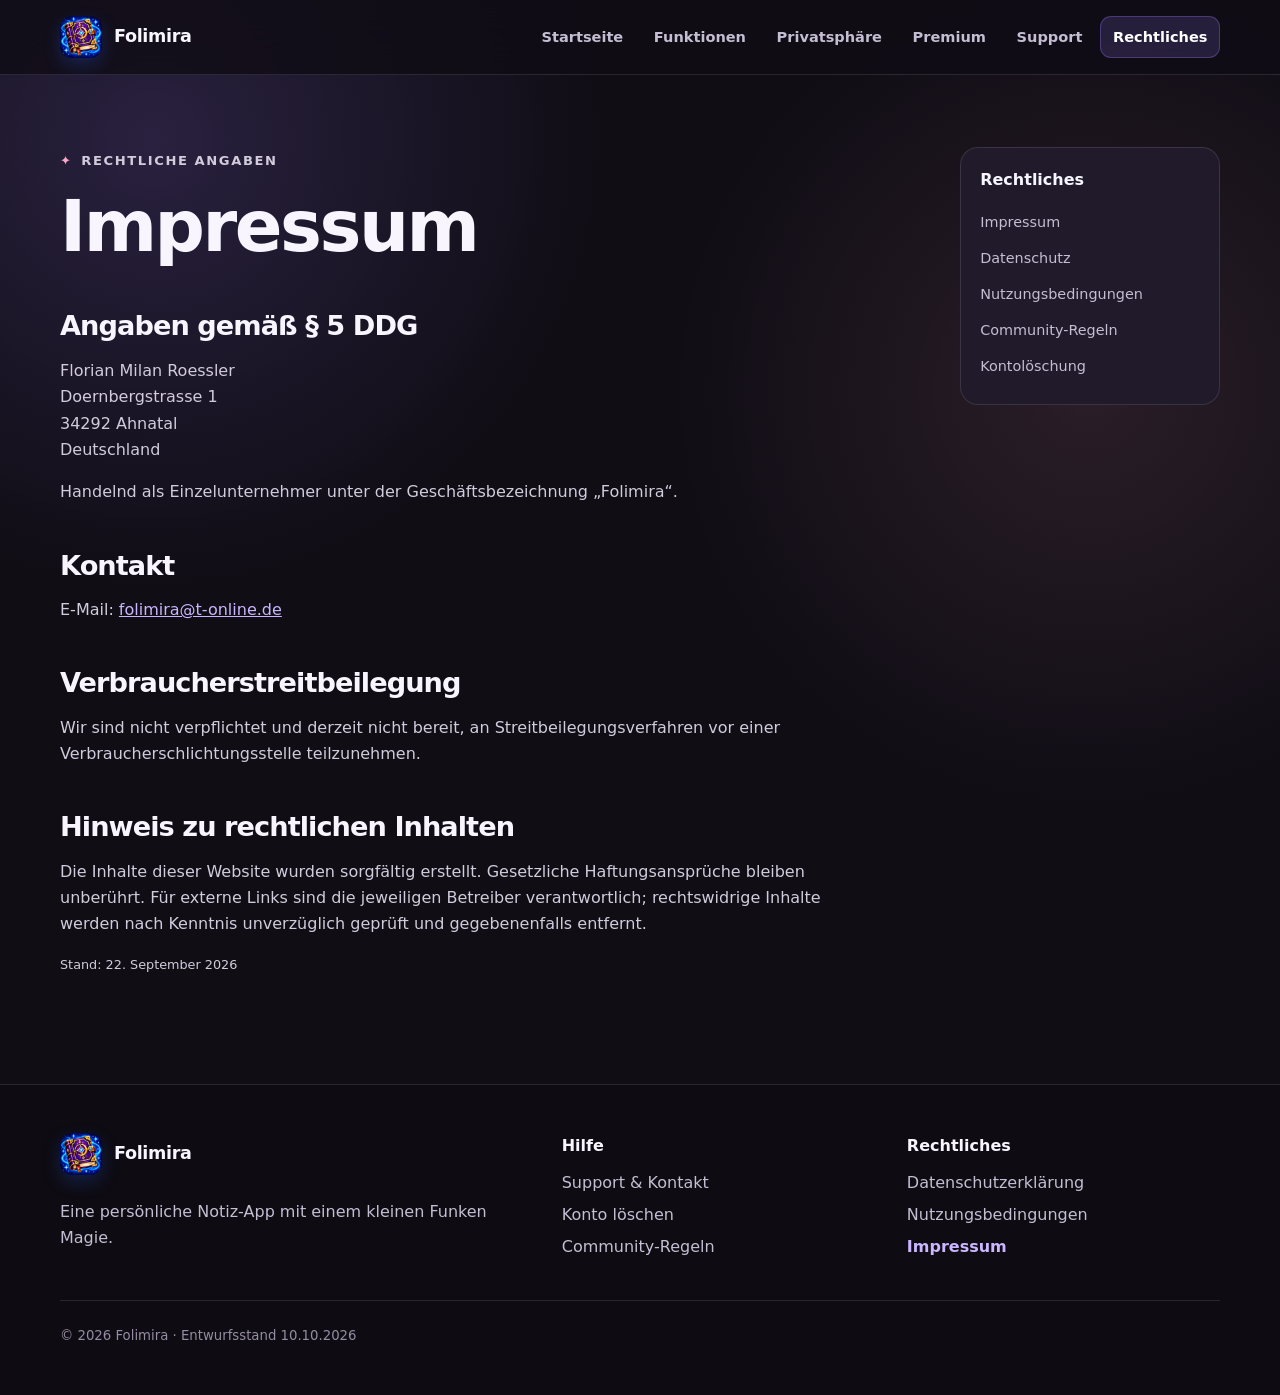
<file: impressum.html>
<!doctype html>
<html lang="de">
<head>
  <meta charset="utf-8"><meta name="viewport" content="width=device-width, initial-scale=1">
  <meta name="robots" content="noindex,nofollow"><meta name="theme-color" content="#100d15">
  <title>Impressum – Folimira</title>
  <link rel="icon" href="app-icon-web.png?v=20261010b" type="image/png"><link rel="stylesheet" href="styles.css?v=20261010b"><script src="script.js?v=20261010b" defer></script>
</head>
<body>
  <a class="skip-link" href="#inhalt">Zum Inhalt springen</a>
  <header class="site-header"></header>
  <main id="inhalt" class="legal-page"><div class="container legal-shell"><article class="legal-content">
    <p class="eyebrow">Rechtliche Angaben</p><h1>Impressum</h1>
    <h2 id="anbieter">Angaben gemäß § 5 DDG</h2>
    <p>Florian Milan Roessler<br>Doernbergstrasse 1<br>34292 Ahnatal<br>Deutschland</p>
    <p>Handelnd als Einzelunternehmer unter der Geschäftsbezeichnung „Folimira“.</p>
    <h2>Kontakt</h2>
    <p>E-Mail: <a href="mailto:folimira@t-online.de">folimira@t-online.de</a></p>
    <!-- Falls vorhanden, die nach § 5 Abs. 1 Nr. 6 DDG erforderlichen Identifikationsnummern ergänzen. -->
    <h2>Verbraucherstreitbeilegung</h2>
    <p>Wir sind nicht verpflichtet und derzeit nicht bereit, an Streitbeilegungsverfahren vor einer Verbraucherschlichtungsstelle teilzunehmen.</p>
    <h2>Hinweis zu rechtlichen Inhalten</h2>
    <p>Die Inhalte dieser Website wurden sorgfältig erstellt. Gesetzliche Haftungsansprüche bleiben unberührt. Für externe Links sind die jeweiligen Betreiber verantwortlich; rechtswidrige Inhalte werden nach Kenntnis unverzüglich geprüft und gegebenenfalls entfernt.</p>
    <p class="legal-small">Stand: 22. September 2026</p>
  </article><aside class="legal-nav" aria-label="Rechtliche Seiten"><strong>Rechtliches</strong><a href="impressum.html">Impressum</a><a href="datenschutz.html">Datenschutz</a><a href="nutzungsbedingungen.html">Nutzungsbedingungen</a><a href="community-richtlinien.html">Community-Regeln</a><a href="konto-loeschen.html">Kontolöschung</a></aside></div></main>
  <footer class="site-footer"></footer>
</body></html>
</file>
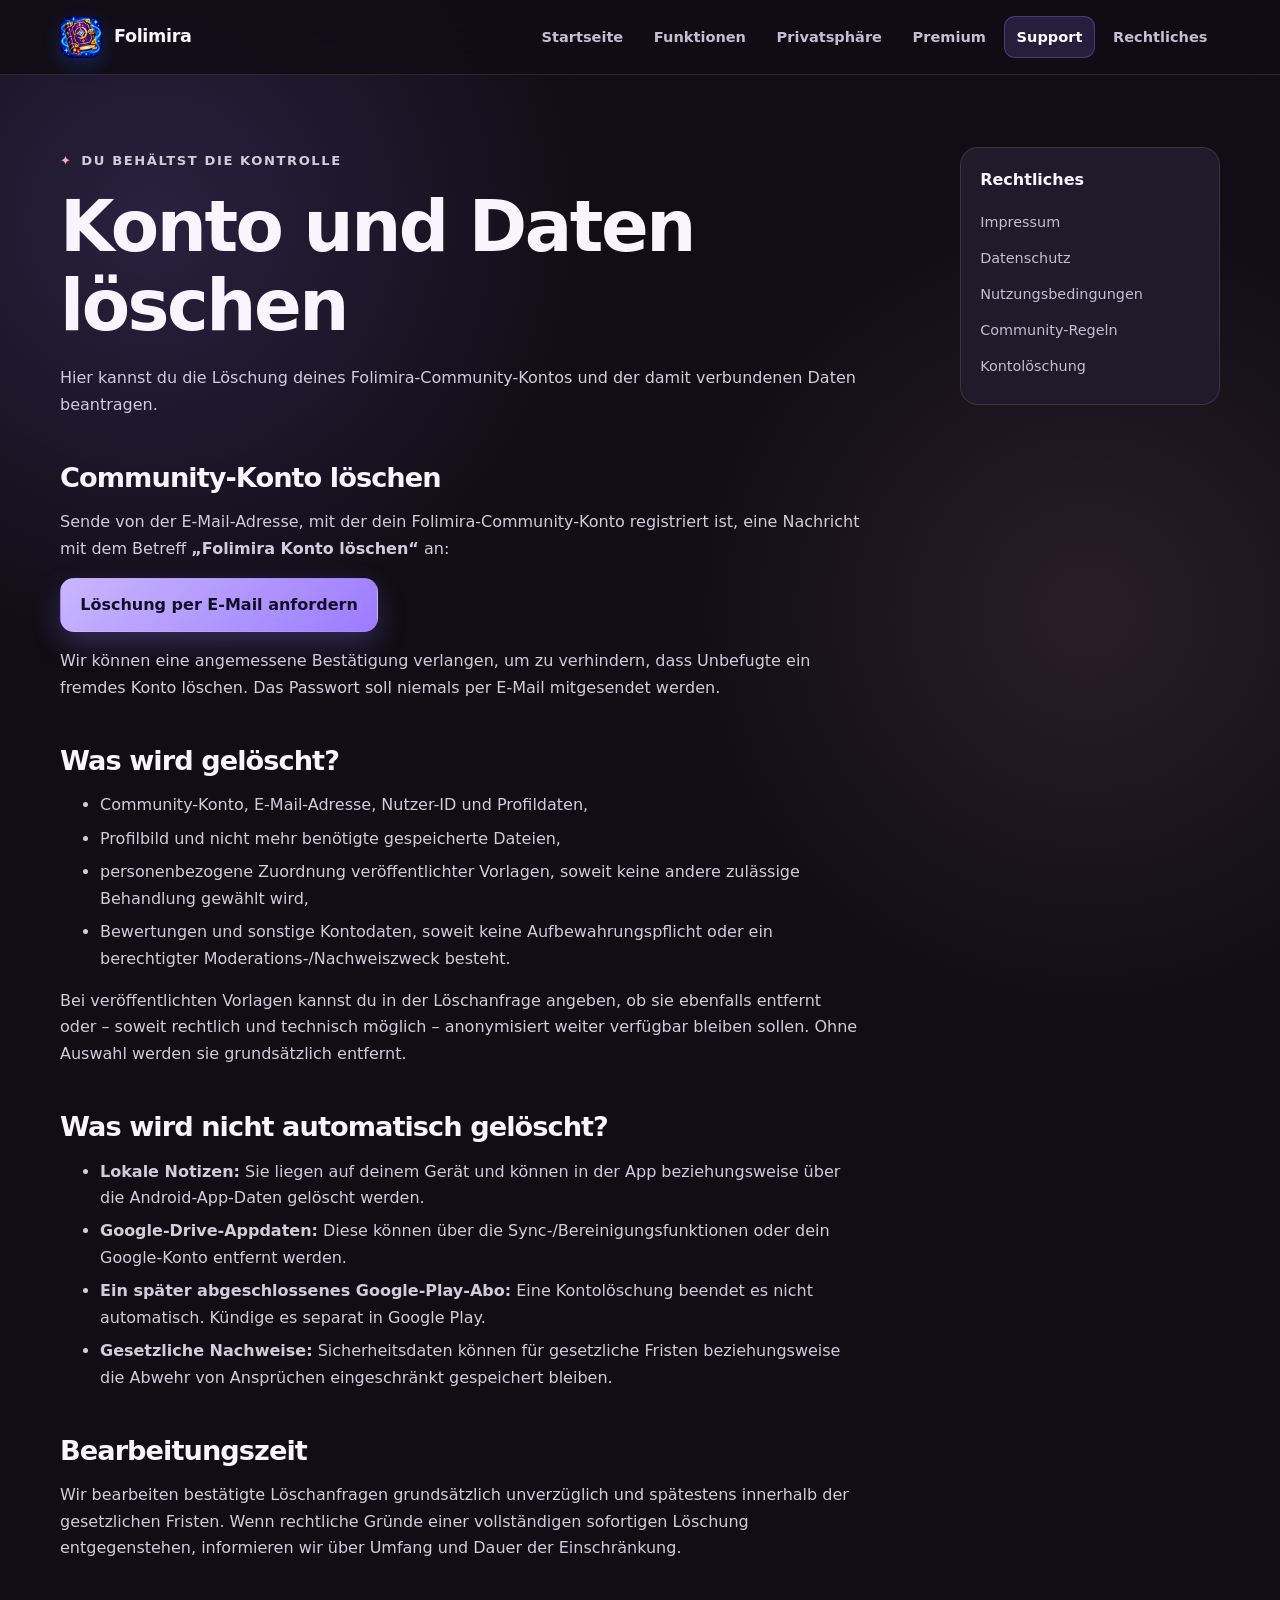
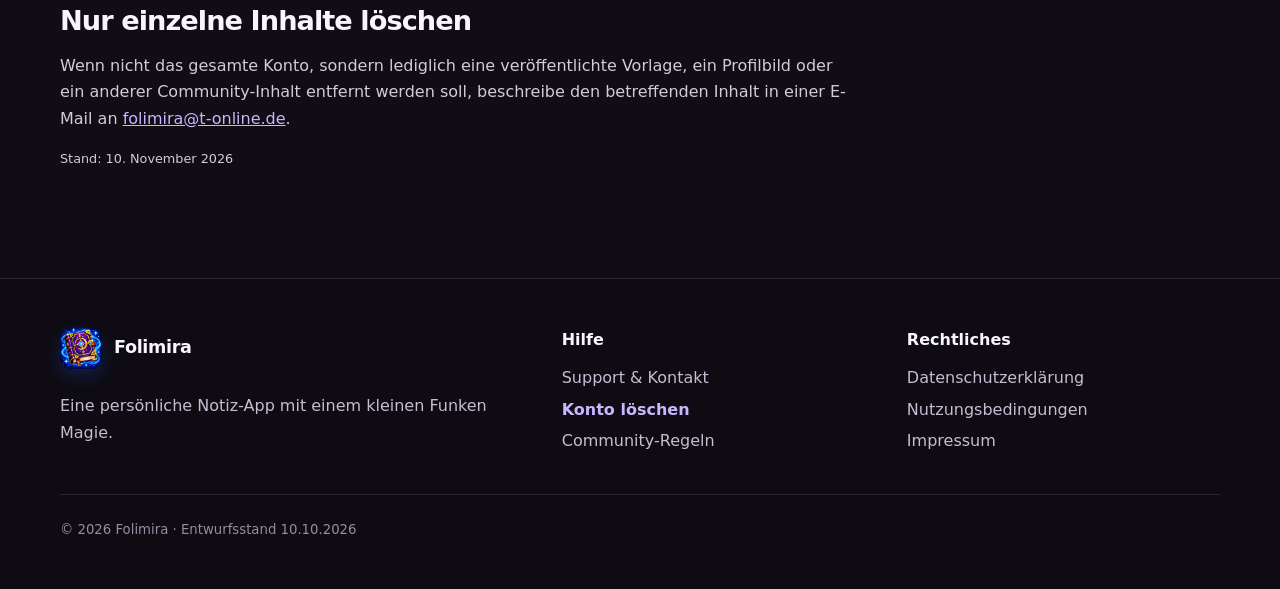
<file: konto-loeschen.html>
<!doctype html>
<html lang="de">
<head>
  <meta charset="utf-8"><meta name="viewport" content="width=device-width, initial-scale=1"><meta name="robots" content="noindex,nofollow"><meta name="theme-color" content="#100d15">
  <title>Konto und Daten löschen – Folimira</title><link rel="icon" href="app-icon-web.png?v=20261010b" type="image/png"><link rel="stylesheet" href="styles.css?v=20261010b"><script src="script.js?v=20261010b" defer></script>
</head>
<body>
  <a class="skip-link" href="#inhalt">Zum Inhalt springen</a>
  <header class="site-header"></header>
  <main id="inhalt" class="legal-page"><div class="container legal-shell"><article class="legal-content">
    <p class="eyebrow">Du behältst die Kontrolle</p><h1>Konto und Daten löschen</h1>
    <p>Hier kannst du die Löschung deines Folimira-Community-Kontos und der damit verbundenen Daten beantragen.</p>
    <h2>Community-Konto löschen</h2>
    <p>Sende von der E-Mail-Adresse, mit der dein Folimira-Community-Konto registriert ist, eine Nachricht mit dem Betreff <strong>„Folimira Konto löschen“</strong> an:</p>
    <p><a class="button" href="mailto:folimira@t-online.de?subject=Folimira%20Konto%20l%C3%B6schen&body=Bitte%20l%C3%B6scht%20mein%20Folimira-Community-Konto%20und%20die%20damit%20verbundenen%20personenbezogenen%20Daten.%0A%0ARegistrierte%20E-Mail-Adresse%3A%20">Löschung per E-Mail anfordern</a></p>
    <p>Wir können eine angemessene Bestätigung verlangen, um zu verhindern, dass Unbefugte ein fremdes Konto löschen. Das Passwort soll niemals per E-Mail mitgesendet werden.</p>
    <h2>Was wird gelöscht?</h2><ul><li>Community-Konto, E-Mail-Adresse, Nutzer-ID und Profildaten,</li><li>Profilbild und nicht mehr benötigte gespeicherte Dateien,</li><li>personenbezogene Zuordnung veröffentlichter Vorlagen, soweit keine andere zulässige Behandlung gewählt wird,</li><li>Bewertungen und sonstige Kontodaten, soweit keine Aufbewahrungspflicht oder ein berechtigter Moderations-/Nachweiszweck besteht.</li></ul>
    <p>Bei veröffentlichten Vorlagen kannst du in der Löschanfrage angeben, ob sie ebenfalls entfernt oder – soweit rechtlich und technisch möglich – anonymisiert weiter verfügbar bleiben sollen. Ohne Auswahl werden sie grundsätzlich entfernt.</p>
    <h2>Was wird nicht automatisch gelöscht?</h2><ul><li><strong>Lokale Notizen:</strong> Sie liegen auf deinem Gerät und können in der App beziehungsweise über die Android-App-Daten gelöscht werden.</li><li><strong>Google-Drive-Appdaten:</strong> Diese können über die Sync-/Bereinigungsfunktionen oder dein Google-Konto entfernt werden.</li><li><strong>Ein später abgeschlossenes Google-Play-Abo:</strong> Eine Kontolöschung beendet es nicht automatisch. Kündige es separat in Google Play.</li><li><strong>Gesetzliche Nachweise:</strong> Sicherheitsdaten können für gesetzliche Fristen beziehungsweise die Abwehr von Ansprüchen eingeschränkt gespeichert bleiben.</li></ul>
    <h2>Bearbeitungszeit</h2><p>Wir bearbeiten bestätigte Löschanfragen grundsätzlich unverzüglich und spätestens innerhalb der gesetzlichen Fristen. Wenn rechtliche Gründe einer vollständigen sofortigen Löschung entgegenstehen, informieren wir über Umfang und Dauer der Einschränkung.</p>
    <h2>Nur einzelne Inhalte löschen</h2><p>Wenn nicht das gesamte Konto, sondern lediglich eine veröffentlichte Vorlage, ein Profilbild oder ein anderer Community-Inhalt entfernt werden soll, beschreibe den betreffenden Inhalt in einer E-Mail an <a href="mailto:folimira@t-online.de">folimira@t-online.de</a>.</p>
    <p class="legal-small">Stand: 10. November 2026</p>
  </article><aside class="legal-nav" aria-label="Rechtliche Seiten"><strong>Rechtliches</strong><a href="impressum.html">Impressum</a><a href="datenschutz.html">Datenschutz</a><a href="nutzungsbedingungen.html">Nutzungsbedingungen</a><a href="community-richtlinien.html">Community-Regeln</a><a href="konto-loeschen.html">Kontolöschung</a></aside></div></main>
  <footer class="site-footer"></footer>
</body></html>
</file>
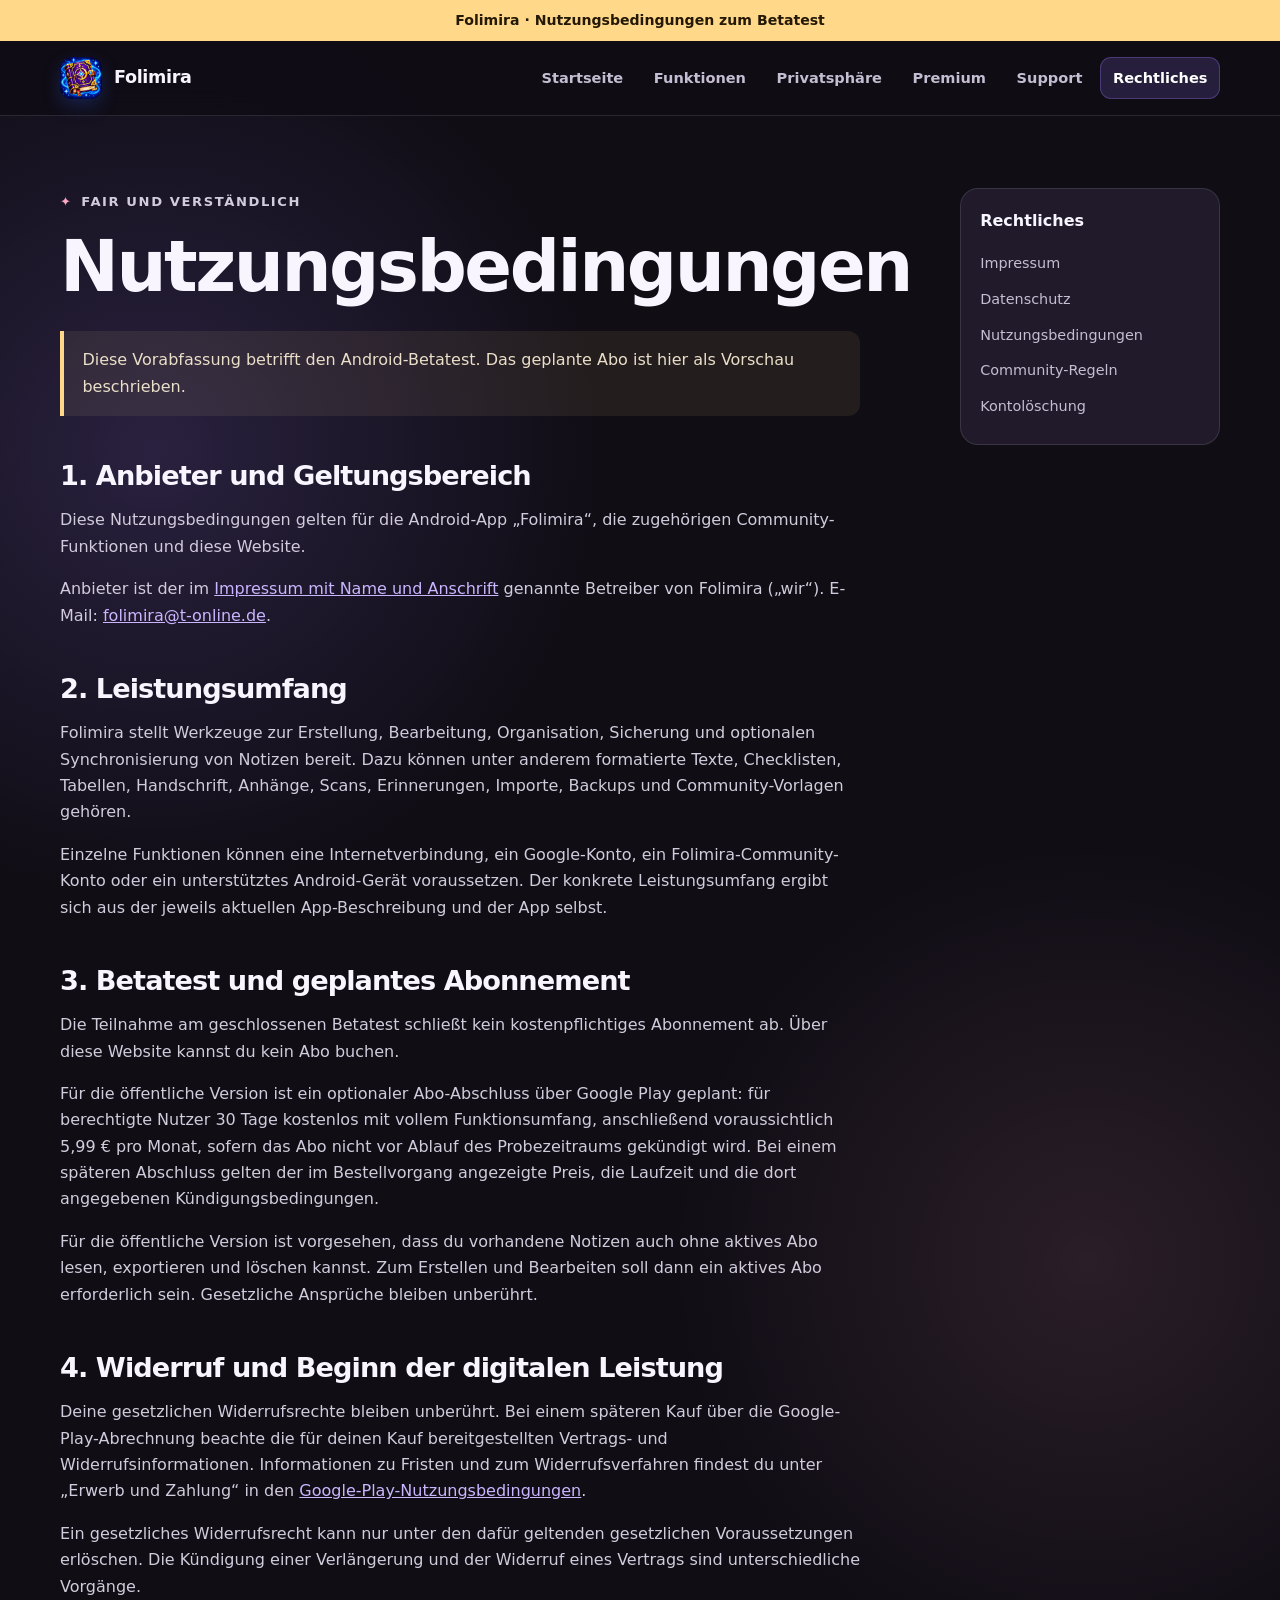
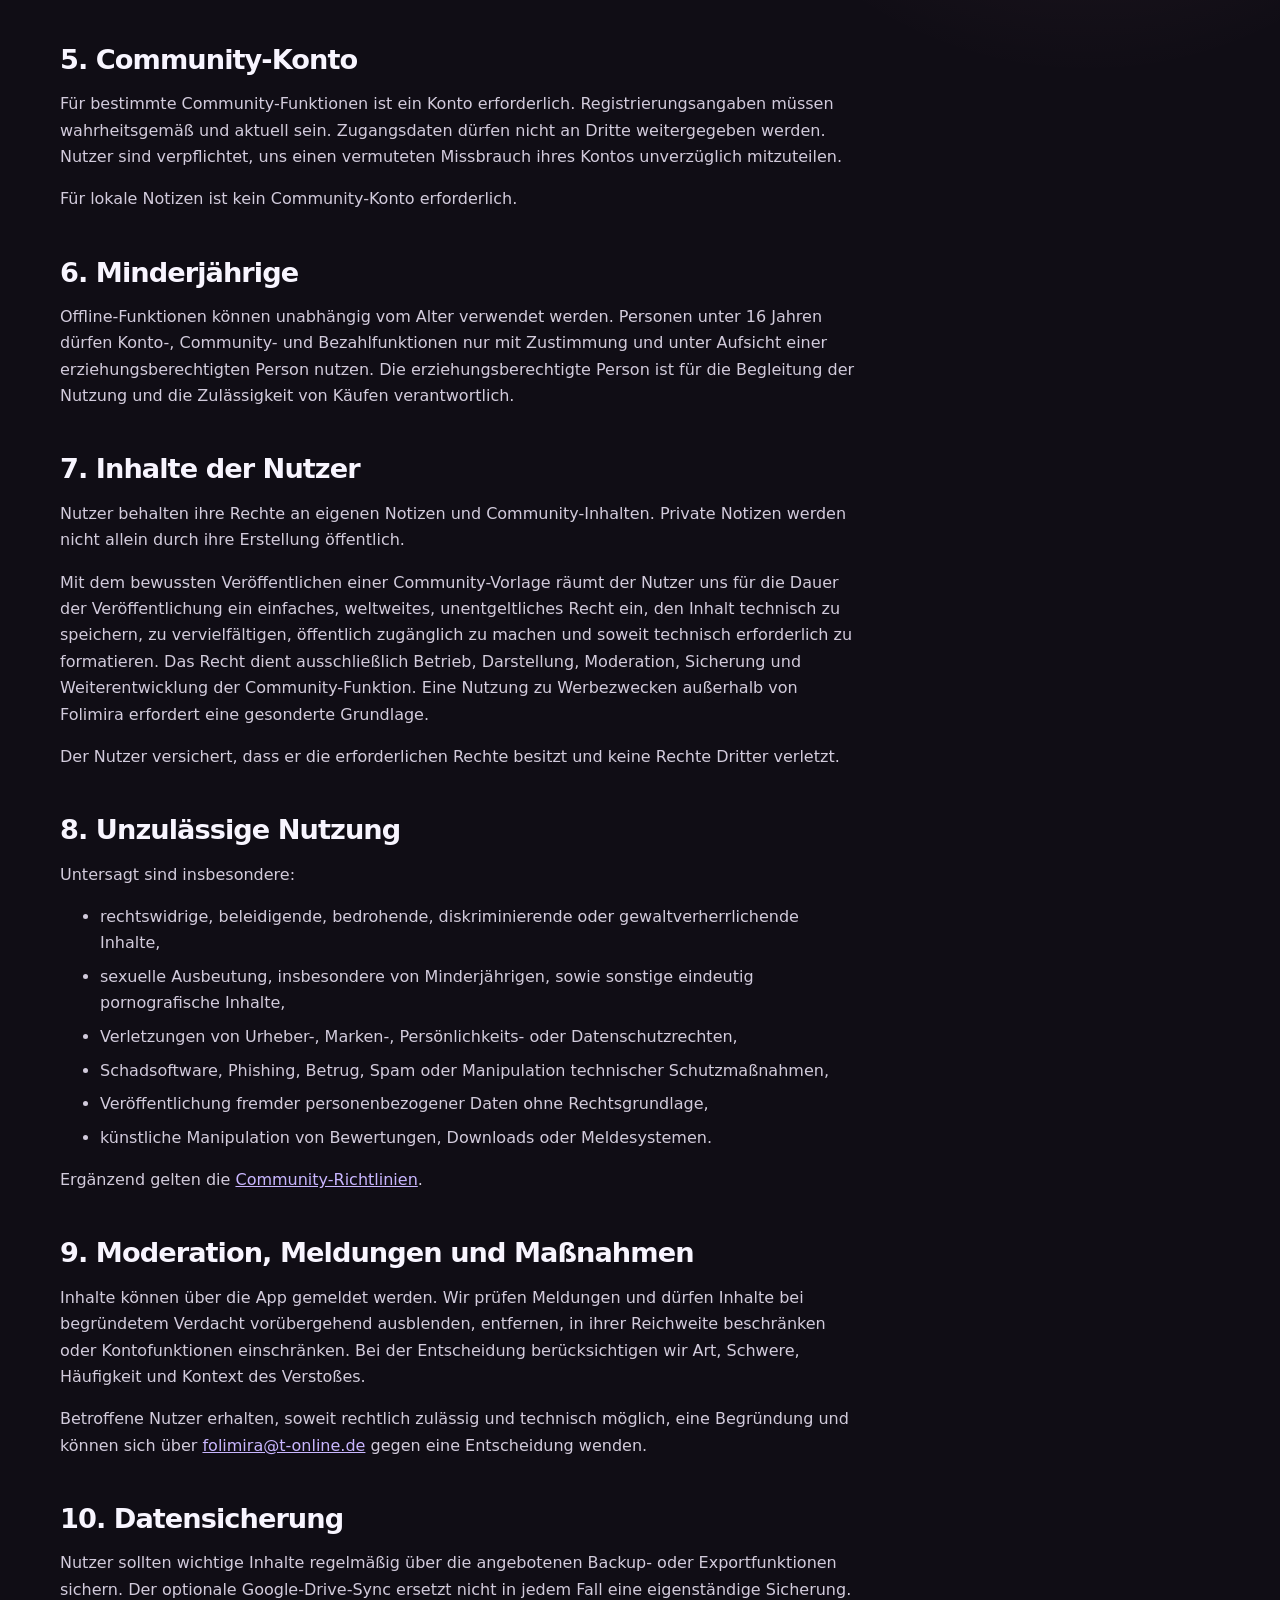
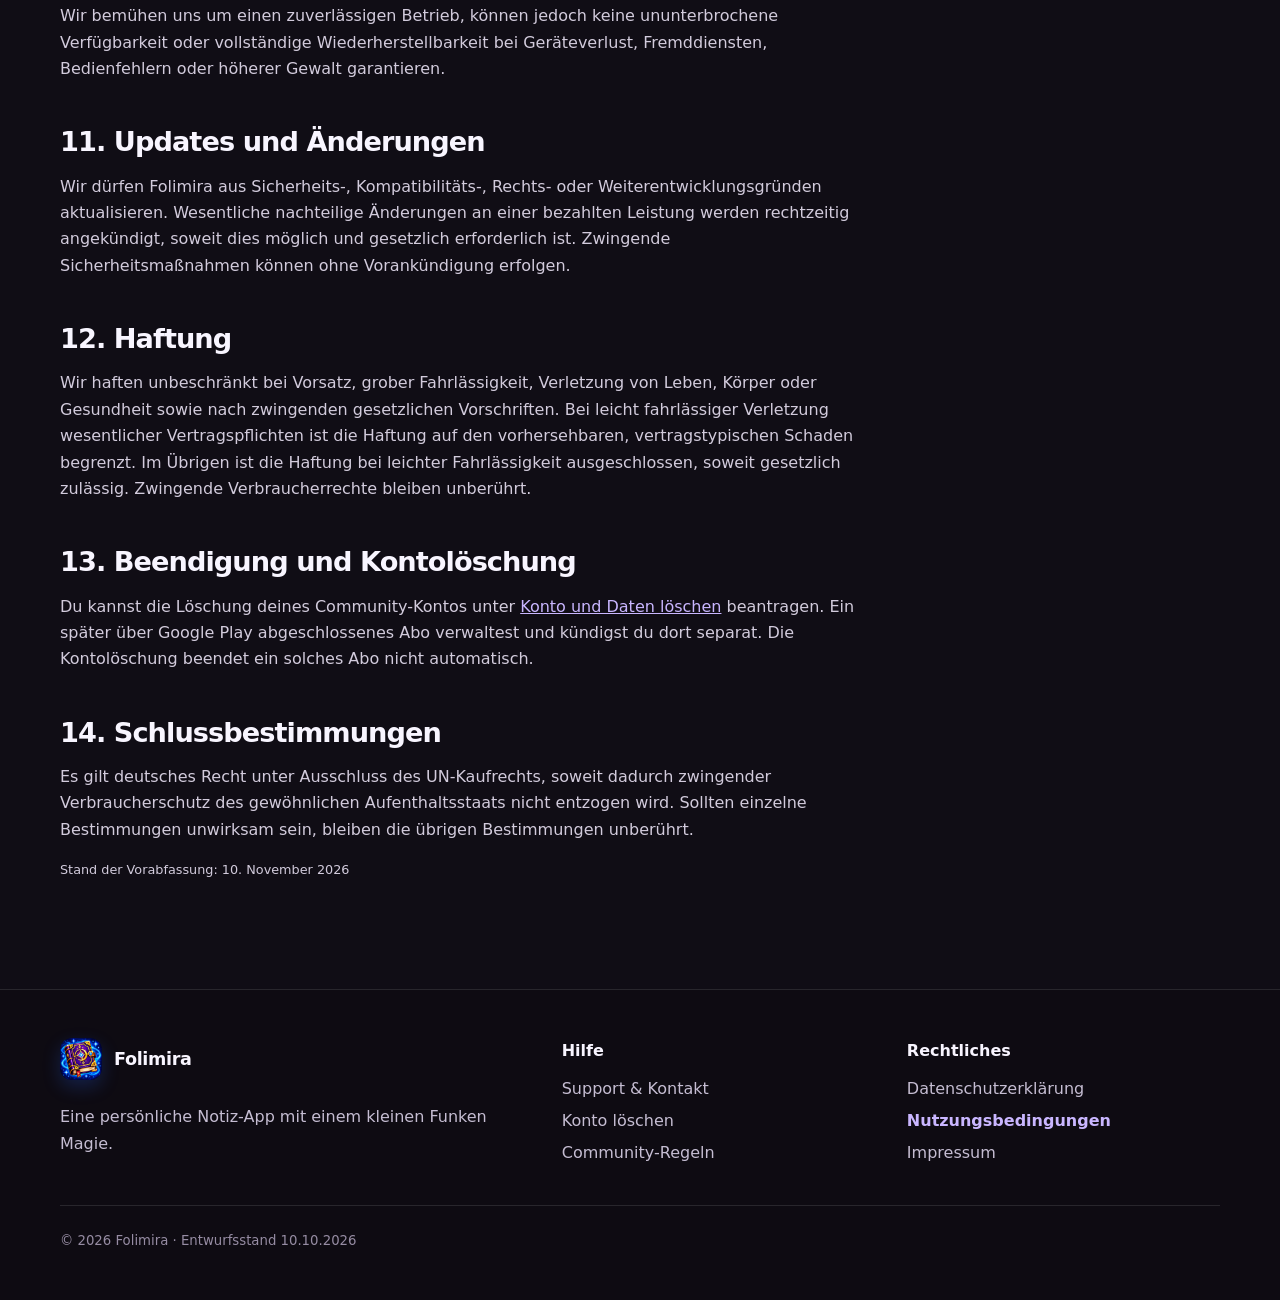
<file: nutzungsbedingungen.html>
<!doctype html>
<html lang="de">
<head>
  <meta charset="utf-8"><meta name="viewport" content="width=device-width, initial-scale=1">
  <meta name="robots" content="noindex,nofollow"><meta name="theme-color" content="#100d15">
  <title>Nutzungsbedingungen – Folimira</title>
  <link rel="icon" href="app-icon-web.png?v=20261010b" type="image/png"><link rel="stylesheet" href="styles.css?v=20261010b"><script src="script.js?v=20261010b" defer></script>
</head>
<body>
  <a class="skip-link" href="#inhalt">Zum Inhalt springen</a><div class="draft-banner">Folimira · Nutzungsbedingungen zum Betatest</div>
  <header class="site-header"></header>
  <main id="inhalt" class="legal-page"><div class="container legal-shell"><article class="legal-content">
    <p class="eyebrow">Fair und verständlich</p><h1>Nutzungsbedingungen</h1>
    <div class="notice">Diese Vorabfassung betrifft den Android-Betatest. Das geplante Abo ist hier als Vorschau beschrieben.</div>

    <h2>1. Anbieter und Geltungsbereich</h2>
    <p>Diese Nutzungsbedingungen gelten für die Android-App „Folimira“, die zugehörigen Community-Funktionen und diese Website.</p>
    <p>Anbieter ist der im <a href="impressum.html#anbieter">Impressum mit Name und Anschrift</a> genannte Betreiber von Folimira („wir“). E-Mail: <a href="mailto:folimira@t-online.de">folimira@t-online.de</a>.</p>

    <h2>2. Leistungsumfang</h2>
    <p>Folimira stellt Werkzeuge zur Erstellung, Bearbeitung, Organisation, Sicherung und optionalen Synchronisierung von Notizen bereit. Dazu können unter anderem formatierte Texte, Checklisten, Tabellen, Handschrift, Anhänge, Scans, Erinnerungen, Importe, Backups und Community-Vorlagen gehören.</p>
    <p>Einzelne Funktionen können eine Internetverbindung, ein Google-Konto, ein Folimira-Community-Konto oder ein unterstütztes Android-Gerät voraussetzen. Der konkrete Leistungsumfang ergibt sich aus der jeweils aktuellen App-Beschreibung und der App selbst.</p>

    <h2>3. Betatest und geplantes Abonnement</h2>
    <p>Die Teilnahme am geschlossenen Betatest schließt kein kostenpflichtiges Abonnement ab. Über diese Website kannst du kein Abo buchen.</p>
    <p>Für die öffentliche Version ist ein optionaler Abo-Abschluss über Google Play geplant: für berechtigte Nutzer 30 Tage kostenlos mit vollem Funktionsumfang, anschließend voraussichtlich 5,99 € pro Monat, sofern das Abo nicht vor Ablauf des Probezeitraums gekündigt wird. Bei einem späteren Abschluss gelten der im Bestellvorgang angezeigte Preis, die Laufzeit und die dort angegebenen Kündigungsbedingungen.</p>
    <p>Für die öffentliche Version ist vorgesehen, dass du vorhandene Notizen auch ohne aktives Abo lesen, exportieren und löschen kannst. Zum Erstellen und Bearbeiten soll dann ein aktives Abo erforderlich sein. Gesetzliche Ansprüche bleiben unberührt.</p>

    <h2 id="widerruf">4. Widerruf und Beginn der digitalen Leistung</h2>
    <p>Deine gesetzlichen Widerrufsrechte bleiben unberührt. Bei einem späteren Kauf über die Google-Play-Abrechnung beachte die für deinen Kauf bereitgestellten Vertrags- und Widerrufsinformationen. Informationen zu Fristen und zum Widerrufsverfahren findest du unter „Erwerb und Zahlung“ in den <a href="https://play.google.com/intl/de_de/about/play-terms/index.html" rel="noopener noreferrer">Google-Play-Nutzungsbedingungen</a>.</p>
    <p>Ein gesetzliches Widerrufsrecht kann nur unter den dafür geltenden gesetzlichen Voraussetzungen erlöschen. Die Kündigung einer Verlängerung und der Widerruf eines Vertrags sind unterschiedliche Vorgänge.</p>

    <h2>5. Community-Konto</h2>
    <p>Für bestimmte Community-Funktionen ist ein Konto erforderlich. Registrierungsangaben müssen wahrheitsgemäß und aktuell sein. Zugangsdaten dürfen nicht an Dritte weitergegeben werden. Nutzer sind verpflichtet, uns einen vermuteten Missbrauch ihres Kontos unverzüglich mitzuteilen.</p>
    <p>Für lokale Notizen ist kein Community-Konto erforderlich.</p>

    <h2>6. Minderjährige</h2>
    <p>Offline-Funktionen können unabhängig vom Alter verwendet werden. Personen unter 16 Jahren dürfen Konto-, Community- und Bezahlfunktionen nur mit Zustimmung und unter Aufsicht einer erziehungsberechtigten Person nutzen. Die erziehungsberechtigte Person ist für die Begleitung der Nutzung und die Zulässigkeit von Käufen verantwortlich.</p>

    <h2>7. Inhalte der Nutzer</h2>
    <p>Nutzer behalten ihre Rechte an eigenen Notizen und Community-Inhalten. Private Notizen werden nicht allein durch ihre Erstellung öffentlich.</p>
    <p>Mit dem bewussten Veröffentlichen einer Community-Vorlage räumt der Nutzer uns für die Dauer der Veröffentlichung ein einfaches, weltweites, unentgeltliches Recht ein, den Inhalt technisch zu speichern, zu vervielfältigen, öffentlich zugänglich zu machen und soweit technisch erforderlich zu formatieren. Das Recht dient ausschließlich Betrieb, Darstellung, Moderation, Sicherung und Weiterentwicklung der Community-Funktion. Eine Nutzung zu Werbezwecken außerhalb von Folimira erfordert eine gesonderte Grundlage.</p>
    <p>Der Nutzer versichert, dass er die erforderlichen Rechte besitzt und keine Rechte Dritter verletzt.</p>

    <h2>8. Unzulässige Nutzung</h2>
    <p>Untersagt sind insbesondere:</p>
    <ul><li>rechtswidrige, beleidigende, bedrohende, diskriminierende oder gewaltverherrlichende Inhalte,</li><li>sexuelle Ausbeutung, insbesondere von Minderjährigen, sowie sonstige eindeutig pornografische Inhalte,</li><li>Verletzungen von Urheber-, Marken-, Persönlichkeits- oder Datenschutzrechten,</li><li>Schadsoftware, Phishing, Betrug, Spam oder Manipulation technischer Schutzmaßnahmen,</li><li>Veröffentlichung fremder personenbezogener Daten ohne Rechtsgrundlage,</li><li>künstliche Manipulation von Bewertungen, Downloads oder Meldesystemen.</li></ul>
    <p>Ergänzend gelten die <a href="community-richtlinien.html">Community-Richtlinien</a>.</p>

    <h2>9. Moderation, Meldungen und Maßnahmen</h2>
    <p>Inhalte können über die App gemeldet werden. Wir prüfen Meldungen und dürfen Inhalte bei begründetem Verdacht vorübergehend ausblenden, entfernen, in ihrer Reichweite beschränken oder Kontofunktionen einschränken. Bei der Entscheidung berücksichtigen wir Art, Schwere, Häufigkeit und Kontext des Verstoßes.</p>
    <p>Betroffene Nutzer erhalten, soweit rechtlich zulässig und technisch möglich, eine Begründung und können sich über <a href="mailto:folimira@t-online.de">folimira@t-online.de</a> gegen eine Entscheidung wenden.</p>

    <h2>10. Datensicherung</h2>
    <p>Nutzer sollten wichtige Inhalte regelmäßig über die angebotenen Backup- oder Exportfunktionen sichern. Der optionale Google-Drive-Sync ersetzt nicht in jedem Fall eine eigenständige Sicherung. Wir bemühen uns um einen zuverlässigen Betrieb, können jedoch keine ununterbrochene Verfügbarkeit oder vollständige Wiederherstellbarkeit bei Geräteverlust, Fremddiensten, Bedienfehlern oder höherer Gewalt garantieren.</p>

    <h2>11. Updates und Änderungen</h2>
    <p>Wir dürfen Folimira aus Sicherheits-, Kompatibilitäts-, Rechts- oder Weiterentwicklungsgründen aktualisieren. Wesentliche nachteilige Änderungen an einer bezahlten Leistung werden rechtzeitig angekündigt, soweit dies möglich und gesetzlich erforderlich ist. Zwingende Sicherheitsmaßnahmen können ohne Vorankündigung erfolgen.</p>

    <h2>12. Haftung</h2>
    <p>Wir haften unbeschränkt bei Vorsatz, grober Fahrlässigkeit, Verletzung von Leben, Körper oder Gesundheit sowie nach zwingenden gesetzlichen Vorschriften. Bei leicht fahrlässiger Verletzung wesentlicher Vertragspflichten ist die Haftung auf den vorhersehbaren, vertragstypischen Schaden begrenzt. Im Übrigen ist die Haftung bei leichter Fahrlässigkeit ausgeschlossen, soweit gesetzlich zulässig. Zwingende Verbraucherrechte bleiben unberührt.</p>

    <h2>13. Beendigung und Kontolöschung</h2>
    <p>Du kannst die Löschung deines Community-Kontos unter <a href="konto-loeschen.html">Konto und Daten löschen</a> beantragen. Ein später über Google Play abgeschlossenes Abo verwaltest und kündigst du dort separat. Die Kontolöschung beendet ein solches Abo nicht automatisch.</p>

    <h2>14. Schlussbestimmungen</h2>
    <p>Es gilt deutsches Recht unter Ausschluss des UN-Kaufrechts, soweit dadurch zwingender Verbraucherschutz des gewöhnlichen Aufenthaltsstaats nicht entzogen wird. Sollten einzelne Bestimmungen unwirksam sein, bleiben die übrigen Bestimmungen unberührt.</p>
    <p class="legal-small">Stand der Vorabfassung: 10. November 2026</p>
  </article><aside class="legal-nav" aria-label="Rechtliche Seiten"><strong>Rechtliches</strong><a href="impressum.html">Impressum</a><a href="datenschutz.html">Datenschutz</a><a href="nutzungsbedingungen.html">Nutzungsbedingungen</a><a href="community-richtlinien.html">Community-Regeln</a><a href="konto-loeschen.html">Kontolöschung</a></aside></div></main>
  <footer class="site-footer"></footer>
</body></html>
</file>
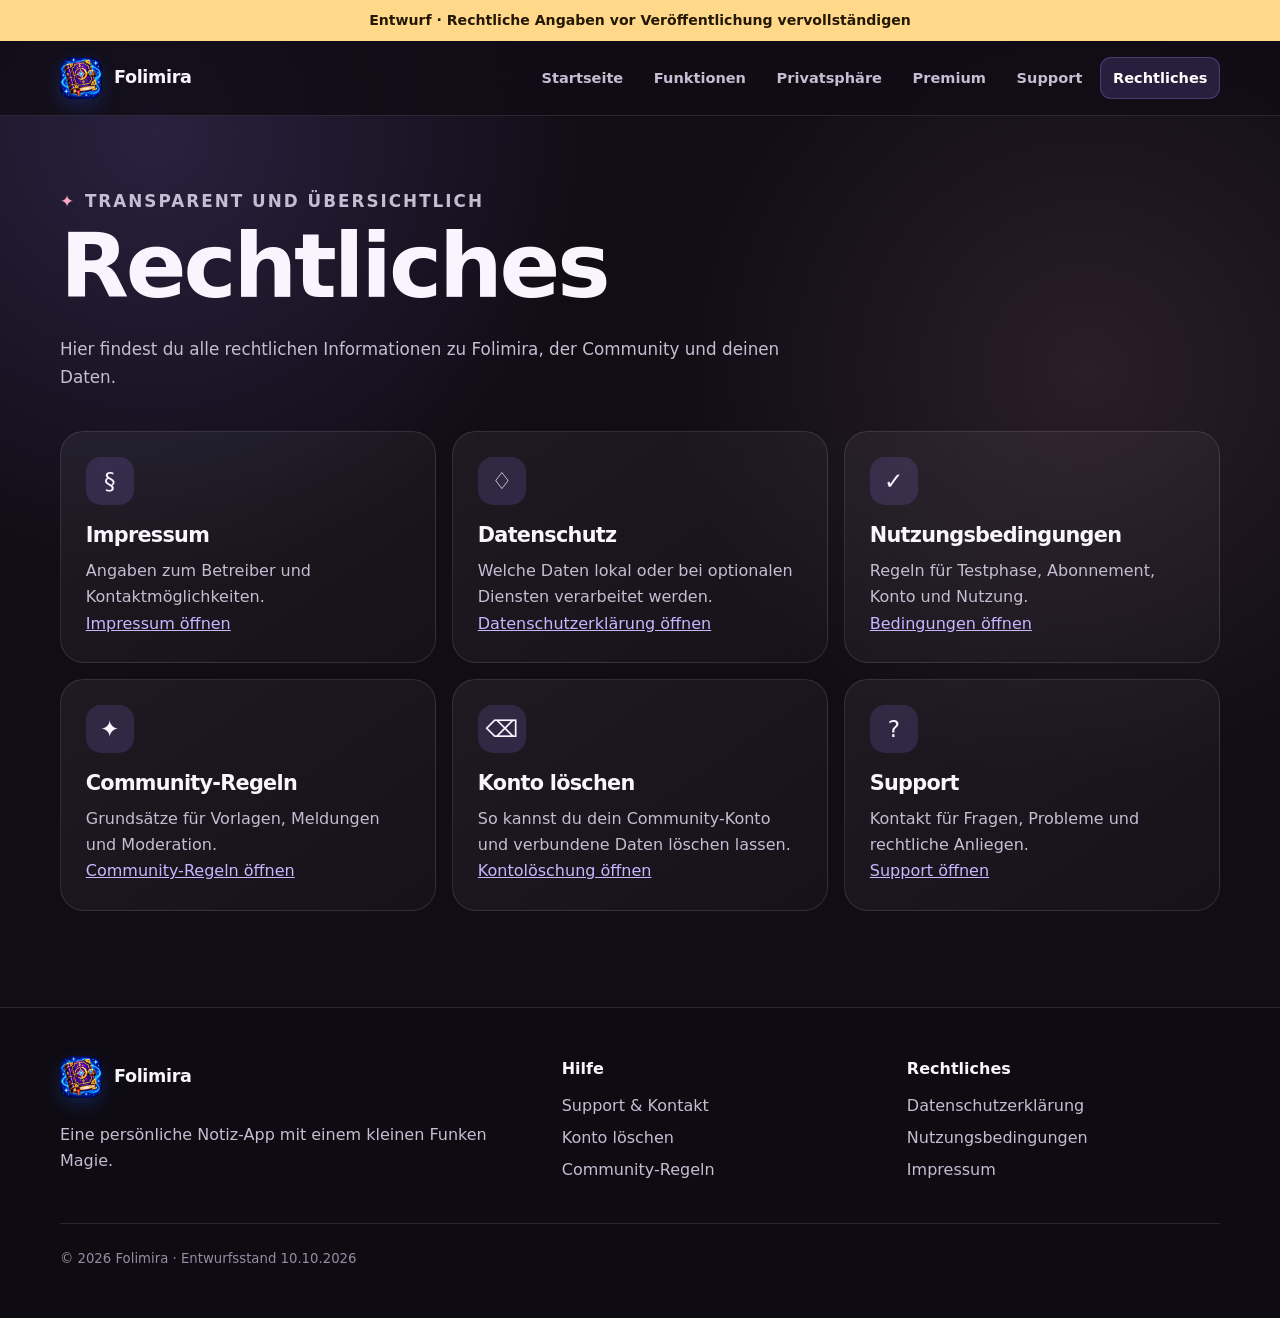
<file: rechtliches.html>
<!doctype html>
<html lang="de">
<head>
  <meta charset="utf-8"><meta name="viewport" content="width=device-width, initial-scale=1"><meta name="robots" content="noindex,nofollow"><meta name="theme-color" content="#100d15">
  <title>Rechtliches – Folimira</title><link rel="icon" href="app-icon-web.png?v=20261010b" type="image/png"><link rel="stylesheet" href="styles.css?v=20261010b"><script src="script.js?v=20261010b" defer></script>
</head>
<body>
  <a class="skip-link" href="#inhalt">Zum Inhalt springen</a><div class="draft-banner">Entwurf · Rechtliche Angaben vor Veröffentlichung vervollständigen</div>
  <header class="site-header"></header>
  <main id="inhalt" class="legal-page"><div class="container">
    <div class="section-heading"><p class="eyebrow">Transparent und übersichtlich</p><h1>Rechtliches</h1><p>Hier findest du alle rechtlichen Informationen zu Folimira, der Community und deinen Daten.</p></div>
    <div class="feature-grid">
      <article class="feature-card"><div class="feature-icon">§</div><h3>Impressum</h3><p>Angaben zum Betreiber und Kontaktmöglichkeiten.</p><p><a href="impressum.html">Impressum öffnen</a></p></article>
      <article class="feature-card"><div class="feature-icon">♢</div><h3>Datenschutz</h3><p>Welche Daten lokal oder bei optionalen Diensten verarbeitet werden.</p><p><a href="datenschutz.html">Datenschutzerklärung öffnen</a></p></article>
      <article class="feature-card"><div class="feature-icon">✓</div><h3>Nutzungsbedingungen</h3><p>Regeln für Testphase, Abonnement, Konto und Nutzung.</p><p><a href="nutzungsbedingungen.html">Bedingungen öffnen</a></p></article>
      <article class="feature-card"><div class="feature-icon">✦</div><h3>Community-Regeln</h3><p>Grundsätze für Vorlagen, Meldungen und Moderation.</p><p><a href="community-richtlinien.html">Community-Regeln öffnen</a></p></article>
      <article class="feature-card"><div class="feature-icon">⌫</div><h3>Konto löschen</h3><p>So kannst du dein Community-Konto und verbundene Daten löschen lassen.</p><p><a href="konto-loeschen.html">Kontolöschung öffnen</a></p></article>
      <article class="feature-card"><div class="feature-icon">?</div><h3>Support</h3><p>Kontakt für Fragen, Probleme und rechtliche Anliegen.</p><p><a href="support.html">Support öffnen</a></p></article>
    </div>
  </div></main>
  <footer class="site-footer"></footer>
</body></html>
</file>
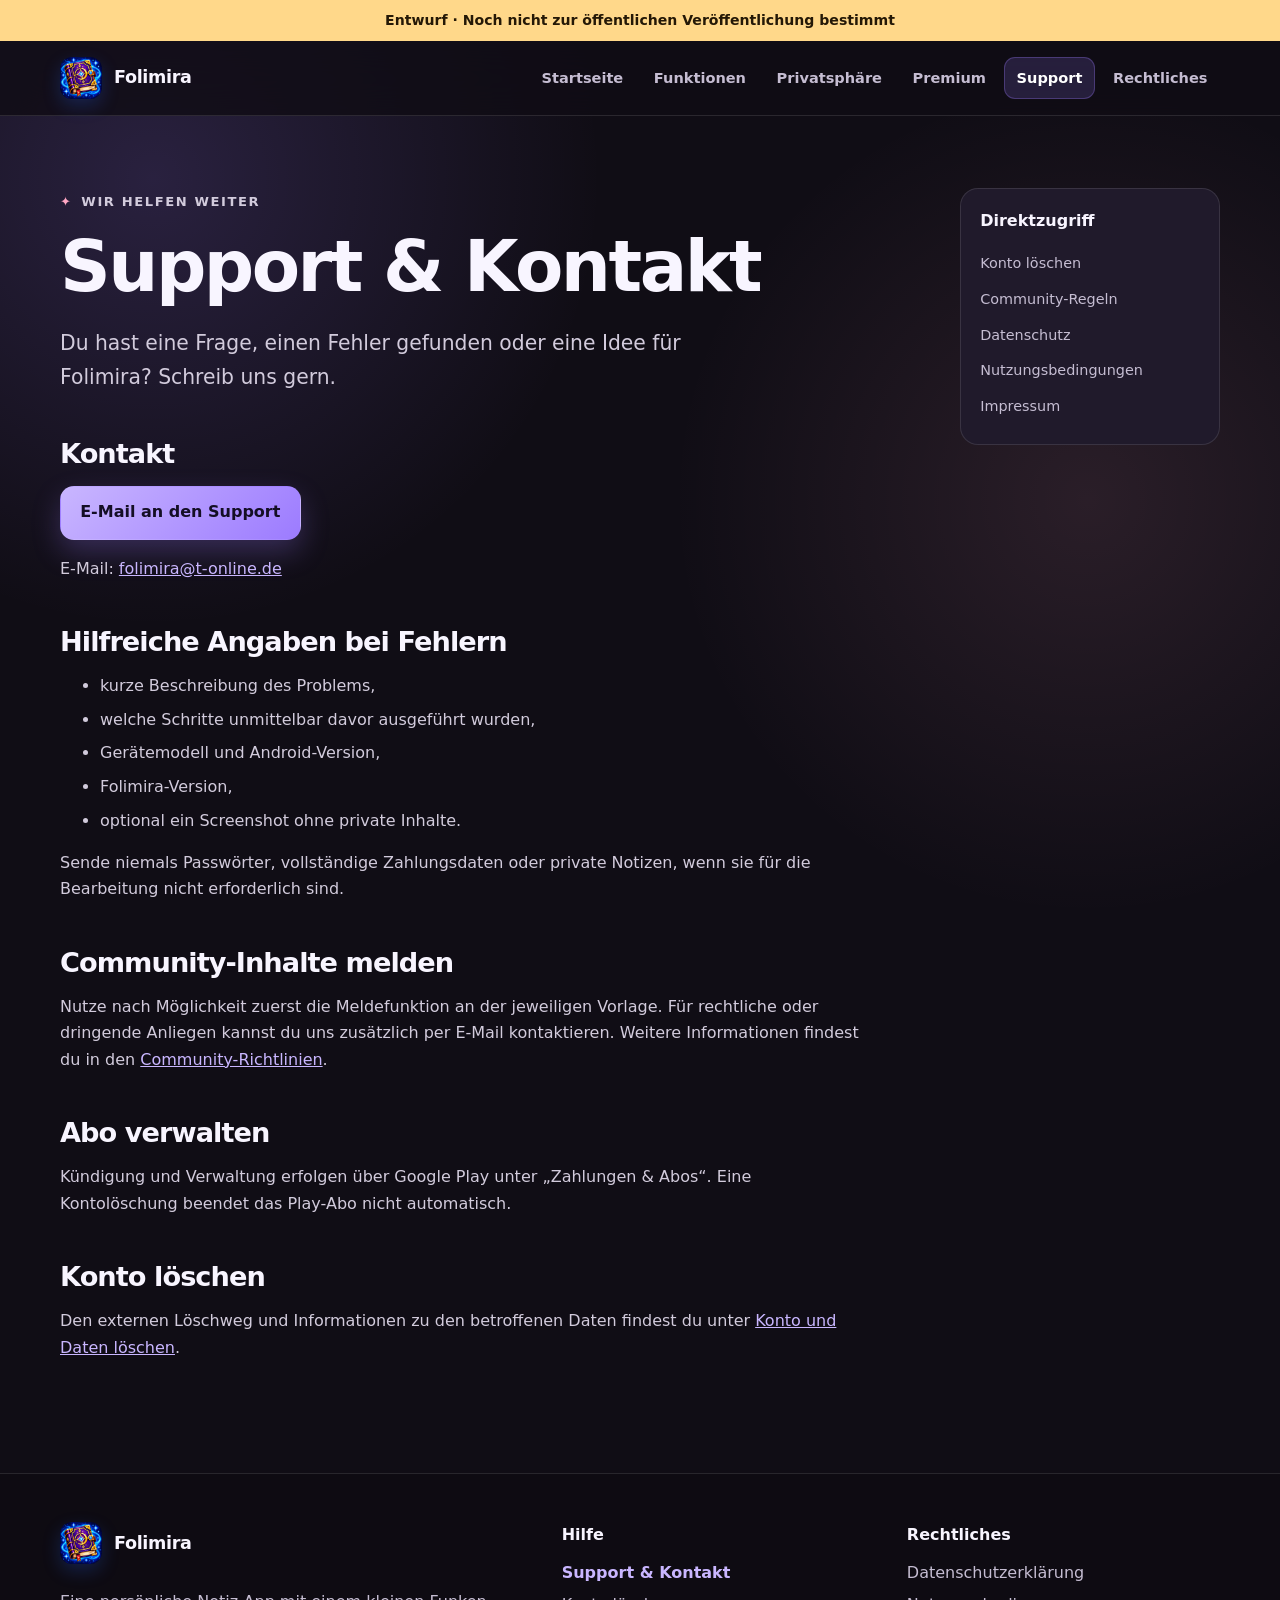
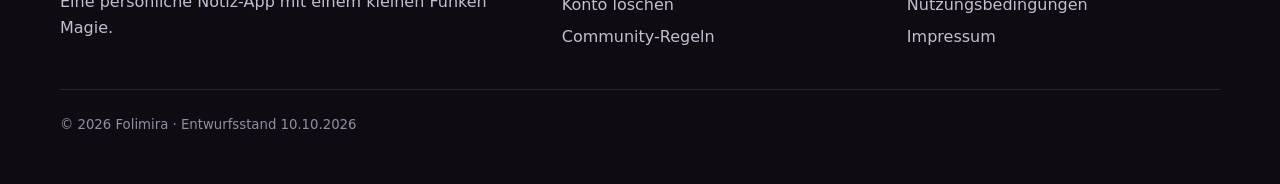
<file: support.html>
<!doctype html>
<html lang="de">
<head>
  <meta charset="utf-8"><meta name="viewport" content="width=device-width, initial-scale=1"><meta name="robots" content="noindex,nofollow"><meta name="theme-color" content="#100d15">
  <title>Support – Folimira</title><link rel="icon" href="app-icon-web.png?v=20261010b" type="image/png"><link rel="stylesheet" href="styles.css?v=20261010b"><script src="script.js?v=20261010b" defer></script>
</head>
<body>
  <a class="skip-link" href="#inhalt">Zum Inhalt springen</a><div class="draft-banner">Entwurf · Noch nicht zur öffentlichen Veröffentlichung bestimmt</div>
  <header class="site-header"></header>
  <main id="inhalt" class="legal-page"><div class="container legal-shell"><article class="legal-content">
    <p class="eyebrow">Wir helfen weiter</p><h1>Support & Kontakt</h1>
    <p class="lead">Du hast eine Frage, einen Fehler gefunden oder eine Idee für Folimira? Schreib uns gern.</p>
    <h2>Kontakt</h2><p><a class="button" href="mailto:folimira@t-online.de?subject=Folimira%20Support">E-Mail an den Support</a></p><p>E-Mail: <a href="mailto:folimira@t-online.de">folimira@t-online.de</a></p>
    <h2>Hilfreiche Angaben bei Fehlern</h2><ul><li>kurze Beschreibung des Problems,</li><li>welche Schritte unmittelbar davor ausgeführt wurden,</li><li>Gerätemodell und Android-Version,</li><li>Folimira-Version,</li><li>optional ein Screenshot ohne private Inhalte.</li></ul>
    <p>Sende niemals Passwörter, vollständige Zahlungsdaten oder private Notizen, wenn sie für die Bearbeitung nicht erforderlich sind.</p>
    <h2>Community-Inhalte melden</h2><p>Nutze nach Möglichkeit zuerst die Meldefunktion an der jeweiligen Vorlage. Für rechtliche oder dringende Anliegen kannst du uns zusätzlich per E-Mail kontaktieren. Weitere Informationen findest du in den <a href="community-richtlinien.html">Community-Richtlinien</a>.</p>
    <h2>Abo verwalten</h2><p>Kündigung und Verwaltung erfolgen über Google Play unter „Zahlungen & Abos“. Eine Kontolöschung beendet das Play-Abo nicht automatisch.</p>
    <h2>Konto löschen</h2><p>Den externen Löschweg und Informationen zu den betroffenen Daten findest du unter <a href="konto-loeschen.html">Konto und Daten löschen</a>.</p>
  </article><aside class="legal-nav" aria-label="Hilfeseiten"><strong>Direktzugriff</strong><a href="konto-loeschen.html">Konto löschen</a><a href="community-richtlinien.html">Community-Regeln</a><a href="datenschutz.html">Datenschutz</a><a href="nutzungsbedingungen.html">Nutzungsbedingungen</a><a href="impressum.html">Impressum</a></aside></div></main>
  <footer class="site-footer"></footer>
</body></html>
</file>
<file: styles.css>
:root {
  color-scheme: dark;
  --bg: #100d15;
  --bg-soft: #17131f;
  --surface: #201a2b;
  --surface-2: #2a2238;
  --text: #f8f5ff;
  --muted: #c5bdd2;
  --primary: #9c7bff;
  --primary-soft: #c9b6ff;
  --secondary: #ffa7c4;
  --success: #8ce0bd;
  --warning: #ffd88a;
  --border: rgba(255, 255, 255, 0.11);
  --shadow: 0 24px 70px rgba(0, 0, 0, 0.34);
  --radius: 24px;
  --max: 1160px;
}

* { box-sizing: border-box; }

html { scroll-behavior: smooth; }

body {
  margin: 0;
  min-height: 100vh;
  color: var(--text);
  background:
    radial-gradient(circle at 12% 10%, rgba(156, 123, 255, 0.18), transparent 28rem),
    radial-gradient(circle at 85% 28%, rgba(255, 167, 196, 0.11), transparent 26rem),
    var(--bg);
  font-family: Inter, ui-sans-serif, system-ui, -apple-system, BlinkMacSystemFont, "Segoe UI", sans-serif;
  line-height: 1.65;
}

a { color: var(--primary-soft); }
a:hover { color: #fff; }
img { max-width: 100%; }
button, a { -webkit-tap-highlight-color: transparent; }

:focus-visible {
  outline: 3px solid var(--secondary);
  outline-offset: 4px;
}

.skip-link {
  position: fixed;
  left: 1rem;
  top: -5rem;
  z-index: 1000;
  padding: .7rem 1rem;
  border-radius: 12px;
  background: #fff;
  color: #111;
}

.skip-link:focus { top: 1rem; }

.draft-banner {
  padding: .55rem 1rem;
  color: #241806;
  background: var(--warning);
  text-align: center;
  font-size: .88rem;
  font-weight: 800;
}

.site-header {
  position: sticky;
  top: 0;
  z-index: 100;
  border-bottom: 1px solid var(--border);
  background: rgba(16, 13, 21, 0.82);
  backdrop-filter: blur(18px);
}

.nav-wrap {
  width: min(var(--max), calc(100% - 2rem));
  margin: auto;
  min-height: 74px;
  display: flex;
  align-items: center;
  justify-content: space-between;
  gap: 1.5rem;
}

.brand {
  display: inline-flex;
  align-items: center;
  gap: .75rem;
  color: var(--text);
  text-decoration: none;
  font-size: 1.1rem;
  font-weight: 850;
  letter-spacing: -.02em;
}

.brand img {
  width: 42px;
  height: 42px;
  border-radius: 12px;
  object-fit: cover;
  box-shadow: 0 7px 18px rgba(40, 106, 255, .22);
}

.site-nav { display: flex; align-items: center; gap: .35rem; }
.site-nav a {
  padding: .5rem .72rem;
  border: 1px solid transparent;
  border-radius: 11px;
  color: var(--muted);
  text-decoration: none;
  font-weight: 750;
  font-size: .91rem;
}
.site-nav a:hover { color: #fff; background: rgba(255, 255, 255, .055); }
.site-nav a[aria-current="page"] {
  border-color: rgba(156, 123, 255, .3);
  color: #fff;
  background: rgba(156, 123, 255, .17);
}

.nav-toggle {
  display: none;
  width: 44px;
  height: 44px;
  border: 1px solid var(--border);
  border-radius: 12px;
  color: var(--text);
  background: var(--surface);
  font-size: 1.35rem;
  cursor: pointer;
}

.container { width: min(var(--max), calc(100% - 2rem)); margin: auto; }

.hero {
  min-height: 700px;
  padding: 7rem 0 5.5rem;
  display: grid;
  grid-template-columns: 1.08fr .92fr;
  align-items: center;
  gap: 4.5rem;
}

.eyebrow {
  display: inline-flex;
  align-items: center;
  gap: .55rem;
  margin: 0 0 1rem;
  color: var(--primary-soft);
  font-size: .82rem;
  font-weight: 850;
  letter-spacing: .12em;
  text-transform: uppercase;
}

.eyebrow::before { content: "✦"; color: var(--secondary); }

h1, h2, h3 { margin-top: 0; line-height: 1.12; letter-spacing: -.035em; }
h1 { margin-bottom: 1.25rem; font-size: clamp(3rem, 7vw, 5.8rem); }
h2 { margin-bottom: 1rem; font-size: clamp(2rem, 4vw, 3.4rem); }
h3 { margin-bottom: .65rem; font-size: 1.3rem; }

.gradient-text {
  background: linear-gradient(110deg, #fff 5%, var(--primary-soft) 48%, var(--secondary));
  -webkit-background-clip: text;
  background-clip: text;
  color: transparent;
}

.lead { max-width: 650px; margin: 0; color: var(--muted); font-size: clamp(1.05rem, 2vw, 1.27rem); }

.hero-brand {
  display: inline-flex;
  align-items: center;
  gap: 1rem;
  margin-bottom: 1.35rem;
  padding: .62rem .9rem .62rem .62rem;
  border: 1px solid var(--border);
  border-radius: 19px;
  background: rgba(255, 255, 255, .04);
}

.hero-app-icon {
  width: 72px;
  height: 72px;
  border-radius: 18px;
  object-fit: cover;
  box-shadow: 0 12px 30px rgba(27, 100, 255, .3);
}

.hero-brand strong { display: block; font-size: 1.15rem; }
.hero-brand span { display: block; color: var(--muted); font-size: .84rem; }

.hero-actions { margin-top: 2rem; display: flex; flex-wrap: wrap; gap: .85rem; }

.button {
  display: inline-flex;
  min-height: 50px;
  align-items: center;
  justify-content: center;
  gap: .55rem;
  padding: .8rem 1.2rem;
  border: 1px solid transparent;
  border-radius: 14px;
  color: #140e25;
  background: linear-gradient(135deg, var(--primary-soft), var(--primary));
  box-shadow: 0 12px 28px rgba(156, 123, 255, .25);
  text-decoration: none;
  font-weight: 850;
}

.button:hover { color: #140e25; transform: translateY(-1px); }
.button.secondary { border-color: var(--border); color: var(--text); background: rgba(255,255,255,.04); box-shadow: none; }
.button.secondary:hover { color: #fff; background: rgba(255,255,255,.08); }

.tiny-note { margin-top: 1rem; color: #a99fb7; font-size: .83rem; }

.phone-stage { position: relative; min-height: 560px; display: grid; place-items: center; }
.phone-stage::before {
  content: "";
  position: absolute;
  width: 82%;
  aspect-ratio: 1;
  border-radius: 50%;
  background: radial-gradient(circle, rgba(156,123,255,.35), rgba(255,167,196,.09) 48%, transparent 70%);
  filter: blur(10px);
}

.spark { position: absolute; color: var(--secondary); font-size: 2rem; animation: float 4s ease-in-out infinite; }
.spark.one { top: 9%; left: 7%; }
.spark.two { right: 5%; bottom: 22%; animation-delay: -1.5s; color: var(--primary-soft); }

.phone {
  position: relative;
  z-index: 1;
  width: min(340px, 82vw);
  min-height: 580px;
  padding: 13px;
  border: 1px solid rgba(255,255,255,.24);
  border-radius: 44px;
  background: #08070b;
  box-shadow: var(--shadow), inset 0 0 0 2px rgba(255,255,255,.06);
  transform: rotate(2deg);
}

.phone-screen {
  min-height: 554px;
  overflow: hidden;
  border-radius: 33px;
  background: #f6f4f1;
  color: #1c1b1f;
}

.phone.real-screenshot {
  width: min(300px, 82vw);
  min-height: 0;
  padding: 10px;
  border-radius: 34px;
}

.app-screenshot {
  display: block;
  width: 100%;
  height: auto;
  border-radius: 24px;
  background: #12101d;
}

.phone-top { height: 38px; padding: 11px 18px 0; display: flex; justify-content: space-between; font-size: .72rem; font-weight: 800; }
.phone-title { padding: 14px 20px 10px; display: flex; align-items: center; justify-content: space-between; }
.phone-title strong { font-size: 1.45rem; }
.avatar { width: 36px; height: 36px; display: grid; place-items: center; border-radius: 50%; background: #9c7bff; color: #fff; }
.search-box { margin: 0 18px 15px; padding: 11px 14px; border-radius: 14px; color: #716a78; background: #fff; box-shadow: 0 4px 14px rgba(40,30,60,.06); }
.note-grid { padding: 0 18px; display: grid; grid-template-columns: 1fr 1fr; gap: 11px; }
.note-card { min-height: 118px; padding: 14px; border-radius: 17px; background: #fff; box-shadow: 0 6px 18px rgba(37,25,57,.07); }
.note-card.purple { background: #e8deff; }
.note-card.pink { background: #ffe0ea; }
.note-card.yellow { background: #fff0bd; }
.note-card strong { display: block; margin-bottom: 8px; font-size: .9rem; }
.note-card span { display: block; margin-top: 5px; color: #736b79; font-size: .68rem; }
.checks { padding: 0; margin: 0; list-style: none; font-size: .7rem; color: #4f4954; }
.checks li::before { content: "✓"; margin-right: 5px; color: #7050cf; font-weight: 900; }
.phone-nav { margin: 17px 18px; padding: 12px 15px; display: flex; justify-content: space-around; border-radius: 18px; background: #fff; color: #655d6d; font-size: 1.1rem; }

section { padding: 5.8rem 0; }
.section-heading { max-width: 720px; margin-bottom: 2.5rem; }
.section-heading p { margin: 0; color: var(--muted); font-size: 1.05rem; }

.feature-grid { display: grid; grid-template-columns: repeat(3, 1fr); gap: 1rem; }
.feature-card {
  min-height: 220px;
  padding: 1.55rem;
  border: 1px solid var(--border);
  border-radius: var(--radius);
  background: linear-gradient(145deg, rgba(255,255,255,.055), rgba(255,255,255,.025));
}
.feature-card p { margin: 0; color: var(--muted); }
.feature-icon { width: 48px; height: 48px; margin-bottom: 1.2rem; display: grid; place-items: center; border-radius: 15px; background: rgba(156,123,255,.16); font-size: 1.45rem; }

.promise {
  display: grid;
  grid-template-columns: 1fr .8fr;
  gap: 2rem;
  padding: clamp(2rem, 5vw, 4rem);
  border: 1px solid rgba(201,182,255,.24);
  border-radius: 34px;
  background: linear-gradient(135deg, rgba(156,123,255,.17), rgba(255,167,196,.08));
  box-shadow: var(--shadow);
}

.promise-list { display: grid; gap: .8rem; align-content: center; }
.promise-item { display: flex; gap: .75rem; align-items: flex-start; color: var(--muted); }
.promise-item b { color: var(--success); }

.pricing-wrap { display: grid; grid-template-columns: .9fr 1.1fr; gap: 3rem; align-items: center; }
.price-card { padding: 2rem; border: 1px solid rgba(156,123,255,.4); border-radius: 30px; background: var(--surface); box-shadow: var(--shadow); }
.price-badge { display: inline-block; padding: .35rem .65rem; border-radius: 999px; color: #211231; background: var(--secondary); font-size: .78rem; font-weight: 900; }
.price { margin: 1rem 0 .3rem; font-size: 3.7rem; font-weight: 900; letter-spacing: -.06em; }
.price small { color: var(--muted); font-size: 1rem; font-weight: 600; letter-spacing: 0; }
.price-card ul { padding: 0; margin: 1.5rem 0; list-style: none; }
.price-card li { margin: .55rem 0; color: var(--muted); }
.price-card li::before { content: "✓"; margin-right: .6rem; color: var(--success); font-weight: 900; }
.legal-small { color: #a99fb7; font-size: .8rem; }

.faq-grid { display: grid; gap: .8rem; }
details { padding: 1rem 1.2rem; border: 1px solid var(--border); border-radius: 16px; background: rgba(255,255,255,.03); }
summary { cursor: pointer; font-weight: 800; }
details p { margin: .8rem 0 .2rem; color: var(--muted); }

.legal-page { padding: 4.5rem 0 6rem; }
.legal-shell { display: grid; grid-template-columns: minmax(0, 1fr) 260px; gap: 3.5rem; align-items: start; }
.legal-content { max-width: 800px; }
.legal-content h1 { font-size: clamp(2.5rem, 6vw, 4.4rem); }
.legal-content h2 { margin-top: 2.8rem; font-size: 1.7rem; }
.legal-content h3 { margin-top: 1.7rem; font-size: 1.15rem; }
.legal-content p, .legal-content li { color: #d2cbdc; }
.legal-content li + li { margin-top: .45rem; }
.legal-content table { width: 100%; border-collapse: collapse; margin: 1.4rem 0; }
.legal-content th, .legal-content td { padding: .8rem; border: 1px solid var(--border); vertical-align: top; text-align: left; }
.legal-content th { background: var(--surface); }
.placeholder { padding: .1rem .35rem; border: 1px dashed var(--warning); border-radius: 6px; color: var(--warning); background: rgba(255,216,138,.07); font-weight: 750; }
.notice { margin: 1.5rem 0; padding: 1rem 1.15rem; border-left: 4px solid var(--warning); border-radius: 0 12px 12px 0; color: #eadfc8; background: rgba(255,216,138,.08); }
.notice.good { border-left-color: var(--success); background: rgba(140,224,189,.08); }

.legal-nav { position: sticky; top: 105px; padding: 1.2rem; border: 1px solid var(--border); border-radius: 18px; background: var(--surface); }
.legal-nav strong { display: block; margin-bottom: .7rem; }
.legal-nav a { display: block; padding: .38rem 0; color: var(--muted); text-decoration: none; font-size: .9rem; }
.legal-nav a:hover { color: #fff; }

.site-footer { padding: 3rem 0; border-top: 1px solid var(--border); background: rgba(0,0,0,.12); }
.footer-grid { display: grid; grid-template-columns: 1.2fr .8fr .8fr; gap: 2rem; }
.footer-copy { max-width: 430px; color: var(--muted); }
.footer-links strong { display: block; margin-bottom: .7rem; }
.footer-links a { display: block; margin: .35rem 0; color: var(--muted); text-decoration: none; }
.footer-links a:hover { color: #fff; }
.footer-links a[aria-current="page"] { color: var(--primary-soft); font-weight: 850; }
.copyright { margin-top: 2rem; padding-top: 1.5rem; border-top: 1px solid var(--border); color: #968ca3; font-size: .83rem; }

@keyframes float { 0%,100% { transform: translateY(0) rotate(0); } 50% { transform: translateY(-12px) rotate(8deg); } }

@media (max-width: 900px) {
  .hero, .promise, .pricing-wrap { grid-template-columns: 1fr; }
  .hero { padding-top: 4.5rem; gap: 1.5rem; }
  .phone-stage { min-height: 620px; }
  .feature-grid { grid-template-columns: repeat(2, 1fr); }
  .legal-shell { grid-template-columns: 1fr; }
  .legal-nav { position: static; order: -1; }
}

@media (max-width: 720px) {
  .nav-toggle { display: inline-grid; place-items: center; }
  .site-nav {
    position: absolute;
    top: 100%;
    left: 1rem;
    right: 1rem;
    display: none;
    padding: 1rem;
    border: 1px solid var(--border);
    border-radius: 16px;
    background: #17131f;
    box-shadow: var(--shadow);
  }
  .site-nav.open { display: grid; }
  .feature-grid, .footer-grid { grid-template-columns: 1fr; }
  section { padding: 4rem 0; }
  .hero { min-height: 0; }
  .phone { transform: none; }
  .legal-content table { display: block; overflow-x: auto; }
}

@media (prefers-reduced-motion: reduce) {
  html { scroll-behavior: auto; }
  *, *::before, *::after { animation-duration: .01ms !important; animation-iteration-count: 1 !important; transition-duration: .01ms !important; }
}
</file>
